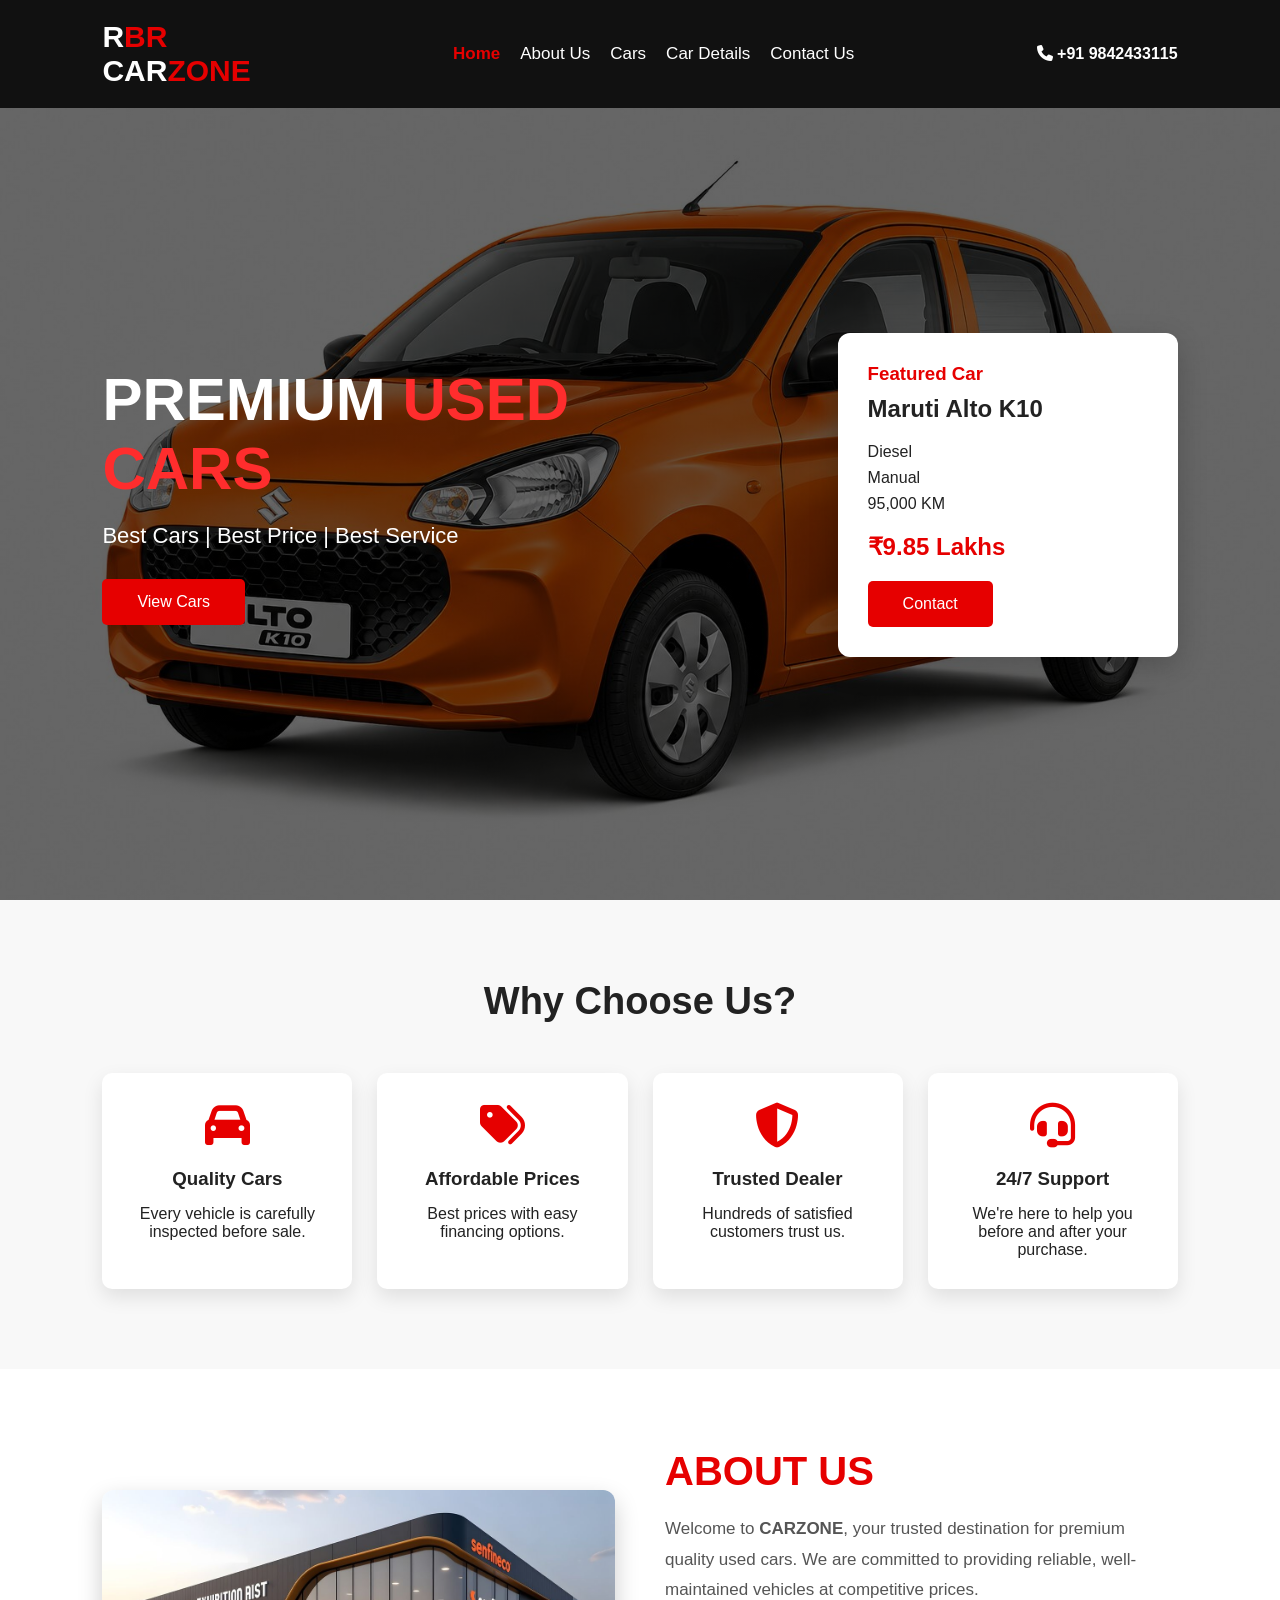
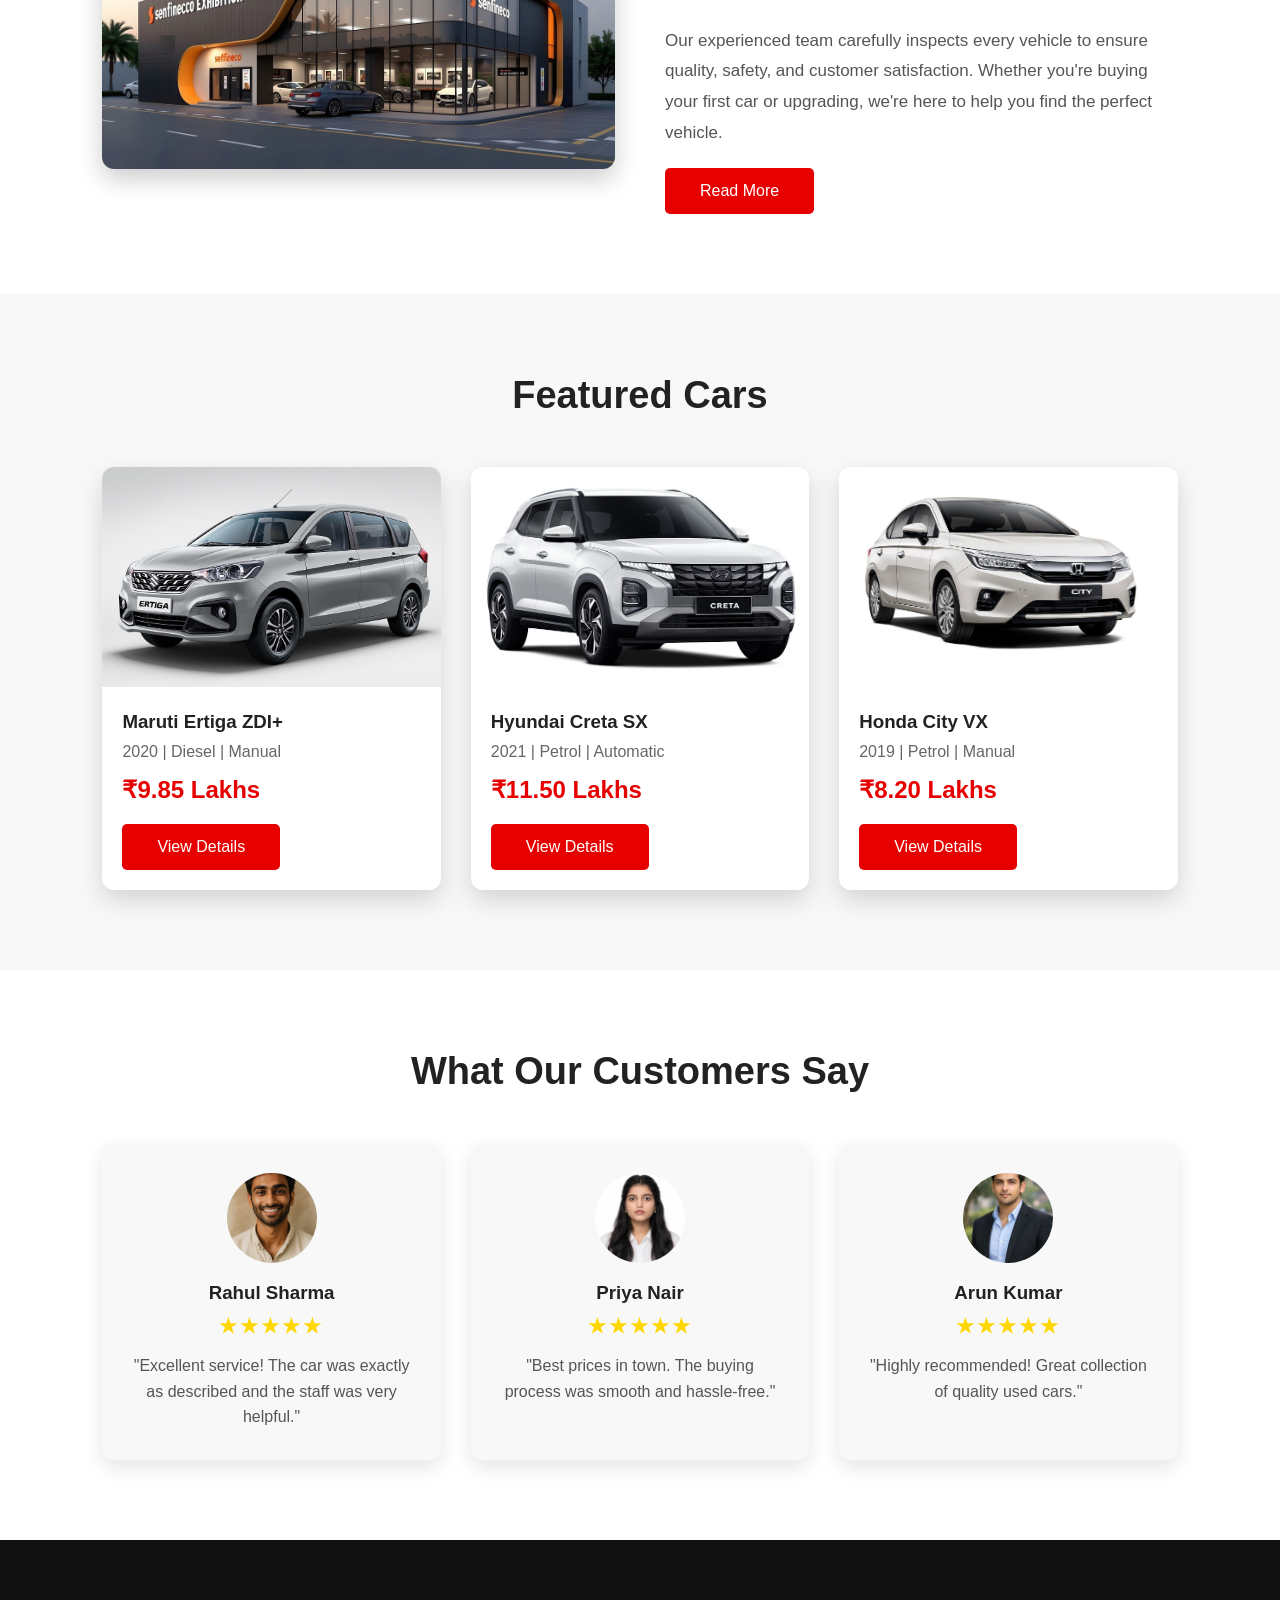
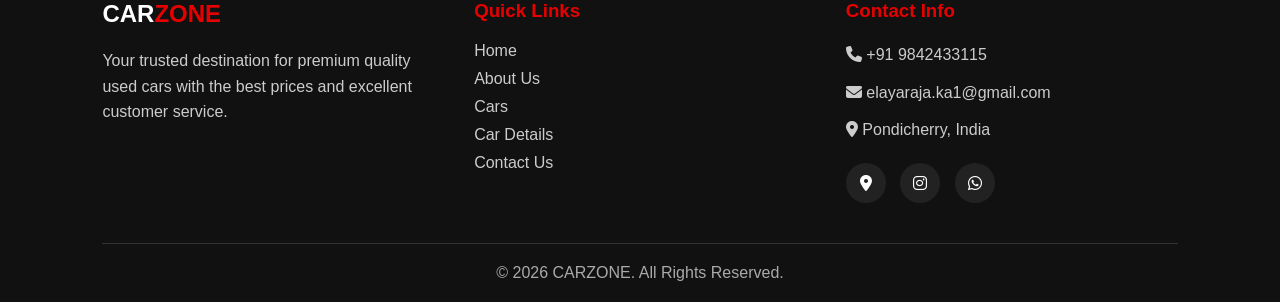
<file: index.html>
<!DOCTYPE html>
<html lang="en">
<head>
<meta charset="UTF-8">
<meta name="viewport" content="width=device-width, initial-scale=1.0">
<title>CARZONE</title>
<link rel="icon" type="image/jpg" href="logo.jpg">
<link rel="stylesheet" href="style.css">

<!-- Font Awesome -->
<link rel="stylesheet"
href="https://cdnjs.cloudflare.com/ajax/libs/font-awesome/6.5.2/css/all.min.css">
</head>

<body>

<header>

<div class="logo">
<h2>R<span>BR</span></h2>
<h2>CAR<span>ZONE</span></h2>
</div>

<nav>
<ul>
<li><a href="index.html" class="active">Home</a></li>
<li><a href="about.html">About Us</a></li>
<li><a href="cars.html">Cars</a></li>
<li><a href="car -details.html">Car Details</a></li>
<li><a href="contact.html">Contact Us</a></li>
</ul>
</nav>

<div class="phone">
<i class="fa-solid fa-phone"></i>
+91 9842433115
</div>

</header>

<section class="hero">

<div class="hero-text">

<h1>PREMIUM <span>USED CARS</span></h1>

<p>Best Cars | Best Price | Best Service</p>

<a href="cars.html" class="btn">View Cars</a>

</div>

<div class="car-card">

<h3>Featured Car</h3>

<h2>Maruti Alto K10</h2>

<p>Diesel</p>
<p>Manual</p>
<p>95,000 KM</p>

<h1>₹9.85 Lakhs</h1>

<a href="contact.html" class="btn">Contact</a>

</div>

</section>

<section class="features">

    <h2 class="section-title">Why Choose Us?</h2>

    <div class="feature-container">

        <div class="box">
            <i class="fa-solid fa-car"></i>
            <h3>Quality Cars</h3>
            <p>Every vehicle is carefully inspected before sale.</p>
        </div>

        <div class="box">
            <i class="fa-solid fa-tags"></i>
            <h3>Affordable Prices</h3>
            <p>Best prices with easy financing options.</p>
        </div>

        <div class="box">
            <i class="fa-solid fa-shield-halved"></i>
            <h3>Trusted Dealer</h3>
            <p>Hundreds of satisfied customers trust us.</p>
        </div>

        <div class="box">
            <i class="fa-solid fa-headset"></i>
            <h3>24/7 Support</h3>
            <p>We're here to help you before and after your purchase.</p>
        </div>

    </div>

</section>

<section class="about">

    <div class="about-image">
        <img src="showroom.jpg" alt="Showroom">
    </div>

    <div class="about-content">

        <h2>ABOUT US</h2>

        <p>
            Welcome to <strong>CARZONE</strong>, your trusted destination for
            premium quality used cars. We are committed to providing reliable,
            well-maintained vehicles at competitive prices.
        </p>

        <p>
            Our experienced team carefully inspects every vehicle to ensure
            quality, safety, and customer satisfaction. Whether you're buying
            your first car or upgrading, we're here to help you find the
            perfect vehicle.
        </p>

        <a href="about.html" class="btn">Read More</a>

    </div>

</section>

<section class="featured-cars">

    <h2 class="section-title">Featured Cars</h2>

    <div class="car-container">

        <div class="car-box">
            <img src="car1.jpeg" alt="Maruti Ertiga ZDI+">
            <div class="car-info">
                <h3>Maruti Ertiga ZDI+</h3>
                <p>2020 | Diesel | Manual</p>
                <h4>₹9.85 Lakhs</h4>
                <a href="car -details.html" class="btn">View Details</a>
            </div>
        </div>

        <div class="car-box">
            <img src="car2.jpg" alt="Hyundai Creta SX">
            <div class="car-info">
                <h3>Hyundai Creta SX</h3>
                <p>2021 | Petrol | Automatic</p>
                <h4>₹11.50 Lakhs</h4>
                <a href="car -details.html" class="btn">View Details</a>
            </div>
        </div>

        <div class="car-box">
            <img src="car3.jpeg" alt="Honda City VX">
            <div class="car-info">
                <h3>Honda City VX</h3>
                <p>2019 | Petrol | Manual</p>
                <h4>₹8.20 Lakhs</h4>
                <a href="car -details.html" class="btn">View Details</a>
            </div>
        </div>

    </div>

</section>

<section class="reviews">

    <h2 class="section-title">What Our Customers Say</h2>

    <div class="review-container">

        <div class="review">
            <img src="user1.jpg" alt="Customer">
            <h3>Rahul Sharma</h3>
            <div class="stars">★★★★★</div>
            <p>"Excellent service! The car was exactly as described and the staff was very helpful."</p>
        </div>

        <div class="review">
            <img src="user2.jpg" alt="Customer">
            <h3>Priya Nair</h3>
            <div class="stars">★★★★★</div>
            <p>"Best prices in town. The buying process was smooth and hassle-free."</p>
        </div>

        <div class="review">
            <img src="user3.jpg" alt="Customer">
            <h3>Arun Kumar</h3>
            <div class="stars">★★★★★</div>
            <p>"Highly recommended! Great collection of quality used cars."</p>
        </div>

    </div>

</section>

<footer class="footer">

    <div class="footer-container">

        <div class="footer-box">
            <h2>CAR<span>ZONE</span></h2>
            <p>
                Your trusted destination for premium quality used cars
                with the best prices and excellent customer service.
            </p>
        </div>

        <div class="footer-box">
            <h3>Quick Links</h3>
            <ul>
                <li><a href="index.html" class="active">Home</a></li>
                <li><a href="about.html">About Us</a></li>
                <li><a href="cars.html">Cars</a></li>
                <li><a href="car -details.html">Car Details</a></li>
                <li><a href="contact.html">Contact Us</a></li>
            </ul>
        </div>

        <div class="footer-box">
            <h3>Contact Info</h3>
            <p><i class="fa-solid fa-phone"></i> +91 9842433115</p>
            <p><i class="fa-solid fa-envelope"></i> elayaraja.ka1@gmail.com</p>
            <p><i class="fa-solid fa-location-dot"></i> Pondicherry, India</p>

            <div class="social-icons">
                <a href="https://maps.app.goo.gl/df4e2etAbqpCkamU9?g_st=ac" target="_blank"><i class="fas fa-location-dot"></i></a>
                <a href="https://www.instagram.com/rbr_cars_pondy?igsh=MWV0d29mZHdsMzRxeQ==" target="_blank"><i class="fab fa-instagram"></i></a>
                <a href="https://wa.me/919842433115" target="_blank"><i class="fab fa-whatsapp"></i></a>
            </div>
        </div>

    </div>

    <div class="footer-bottom">
        <p>©️ 2026 CARZONE. All Rights Reserved.</p>
    </div>

</footer>

</body>
</html>
</file>
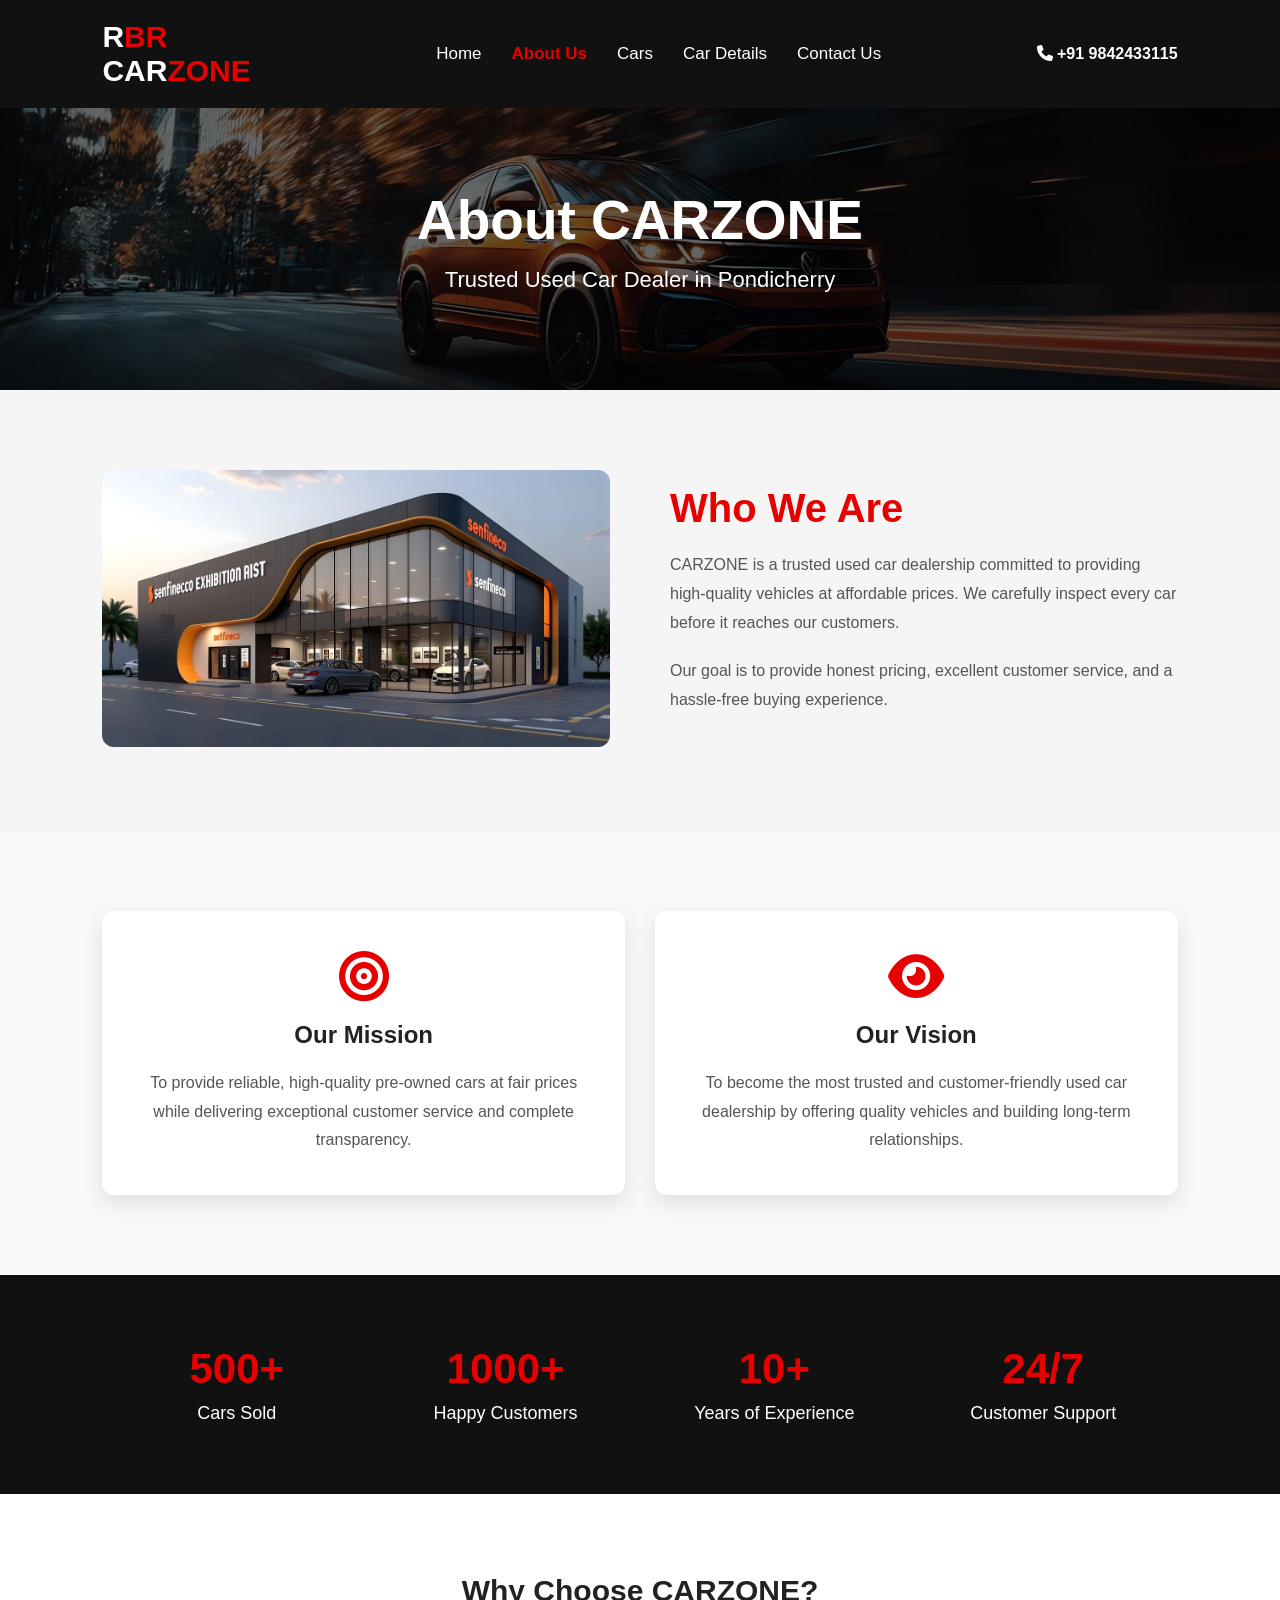
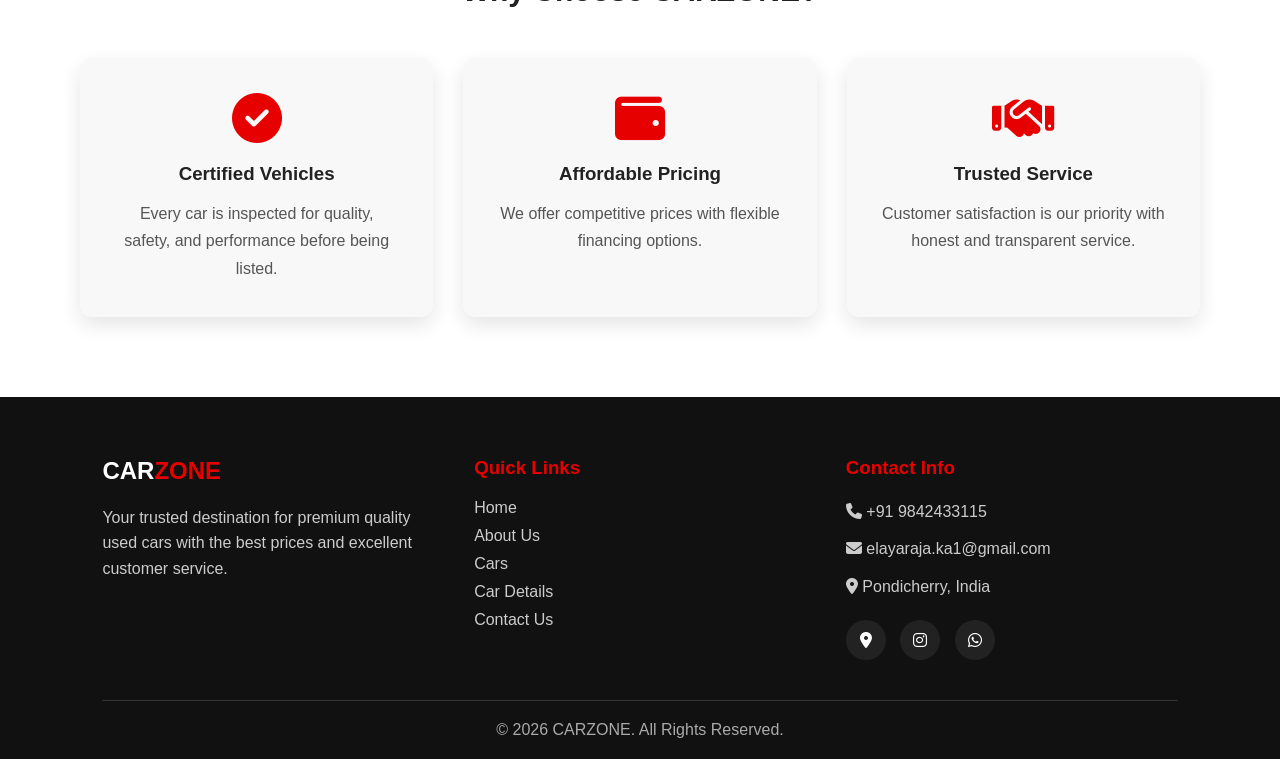
<file: about.html>
<!DOCTYPE html>
<html lang="en">

<head>
    <meta charset="UTF-8">
    <meta name="viewport" content="width=device-width, initial-scale=1.0">
    <title>About Us - CARZONE</title>
    <link rel="icon" type="image/jpg" href="logo.jpg">
    <link rel="stylesheet" href="style2.css">

    <link rel="stylesheet"
        href="https://cdnjs.cloudflare.com/ajax/libs/font-awesome/6.5.2/css/all.min.css">
</head>

<body>

<header>

<div class="logo">
<h2>R<span>BR</span></h2>
<h2>CAR<span>ZONE</span></h2>
</div>

<nav>
<ul>
<li><a href="index.html">Home</a></li>
<li><a href="about.html" class="active">About Us</a></li>
<li><a href="cars.html">Cars</a></li>
<li><a href="car -details.html">Car Details</a></li>
<li><a href="contact.html">Contact Us</a></li>
</ul>
</nav>

<div class="phone">
<i class="fa-solid fa-phone"></i>
+91 9842433115
</div>

</header>

<section class="about-banner">

    <h1>About CARZONE</h1>

    <p>Trusted Used Car Dealer in Pondicherry</p>

</section>

<section class="about-page">

    <div class="about-image">

        <img src="showroom.jpg" alt="Showroom">

    </div>

    <div class="about-content">

        <h2>Who We Are</h2>

        <p>
            CARZONE is a trusted used car dealership committed to
            providing high-quality vehicles at affordable prices.
            We carefully inspect every car before it reaches our customers.
        </p>

        <p>
            Our goal is to provide honest pricing, excellent customer
            service, and a hassle-free buying experience.
        </p>

    </div>

</section>

<section class="mission-vision">

    <div class="mission-box">
        <i class="fas fa-bullseye"></i>
        <h2>Our Mission</h2>
        <p>
            To provide reliable, high-quality pre-owned cars at fair prices while delivering exceptional customer service and complete transparency.
        </p>
    </div>

    <div class="mission-box">
        <i class="fas fa-eye"></i>
        <h2>Our Vision</h2>
        <p>
            To become the most trusted and customer-friendly used car dealership by offering quality vehicles and building long-term relationships.
        </p>
    </div>

</section>

<section class="stats">

    <div class="stat-box">
        <h2>500+</h2>
        <p>Cars Sold</p>
    </div>

    <div class="stat-box">
        <h2>1000+</h2>
        <p>Happy Customers</p>
    </div>

    <div class="stat-box">
        <h2>10+</h2>
        <p>Years of Experience</p>
    </div>

    <div class="stat-box">
        <h2>24/7</h2>
        <p>Customer Support</p>
    </div>

</section>

<section class="why-carzone">

    <h2 class="section-title">Why Choose CARZONE?</h2>

    <div class="why-container">

        <div class="why-box">
            <i class="fas fa-check-circle"></i>
            <h3>Certified Vehicles</h3>
            <p>Every car is inspected for quality, safety, and performance before being listed.</p>
        </div>

        <div class="why-box">
            <i class="fas fa-wallet"></i>
            <h3>Affordable Pricing</h3>
            <p>We offer competitive prices with flexible financing options.</p>
        </div>

        <div class="why-box">
            <i class="fas fa-handshake"></i>
            <h3>Trusted Service</h3>
            <p>Customer satisfaction is our priority with honest and transparent service.</p>
        </div>

    </div>

</section>

<footer class="footer">

    <div class="footer-container">

        <div class="footer-box">
            <h2>CAR<span>ZONE</span></h2>
            <p>
                Your trusted destination for premium quality used cars
                with the best prices and excellent customer service.
            </p>
        </div>

        <div class="footer-box">
            <h3>Quick Links</h3>
            <ul>
                <li><a href="index.html">Home</a></li>
                <li><a href="about.html" class="active">About Us</a></li>
                <li><a href="cars.html" >Cars</a></li>
                <li><a href="car -details.html">Car Details</a></li>
                <li><a href="contact.html">Contact Us</a></li>
            </ul>
        </div>

        <div class="footer-box">
            <h3>Contact Info</h3>
            <p><i class="fa-solid fa-phone"></i> +91 9842433115</p>
            <p><i class="fa-solid fa-envelope"></i> elayaraja.ka1@gmail.com</p>
            <p><i class="fa-solid fa-location-dot"></i> Pondicherry, India</p>

            <div class="social-icons">
                <a href="https://maps.app.goo.gl/df4e2etAbqpCkamU9?g_st=ac" target="_blank"><i class="fas fa-location-dot"></i></a>
                <a href="https://www.instagram.com/rbr_cars_pondy?igsh=MWV0d29mZHdsMzRxeQ==" target="_blank"><i class="fab fa-instagram"></i></a>
                <a href="https://wa.me/919842433115" target="_blank"><i class="fab fa-whatsapp"></i></a>
                
            </div>
        </div>

    </div>

    <div class="footer-bottom">
        <p>©️ 2026 CARZONE. All Rights Reserved.</p>
    </div>

</footer>


</body>
</html>
</file>
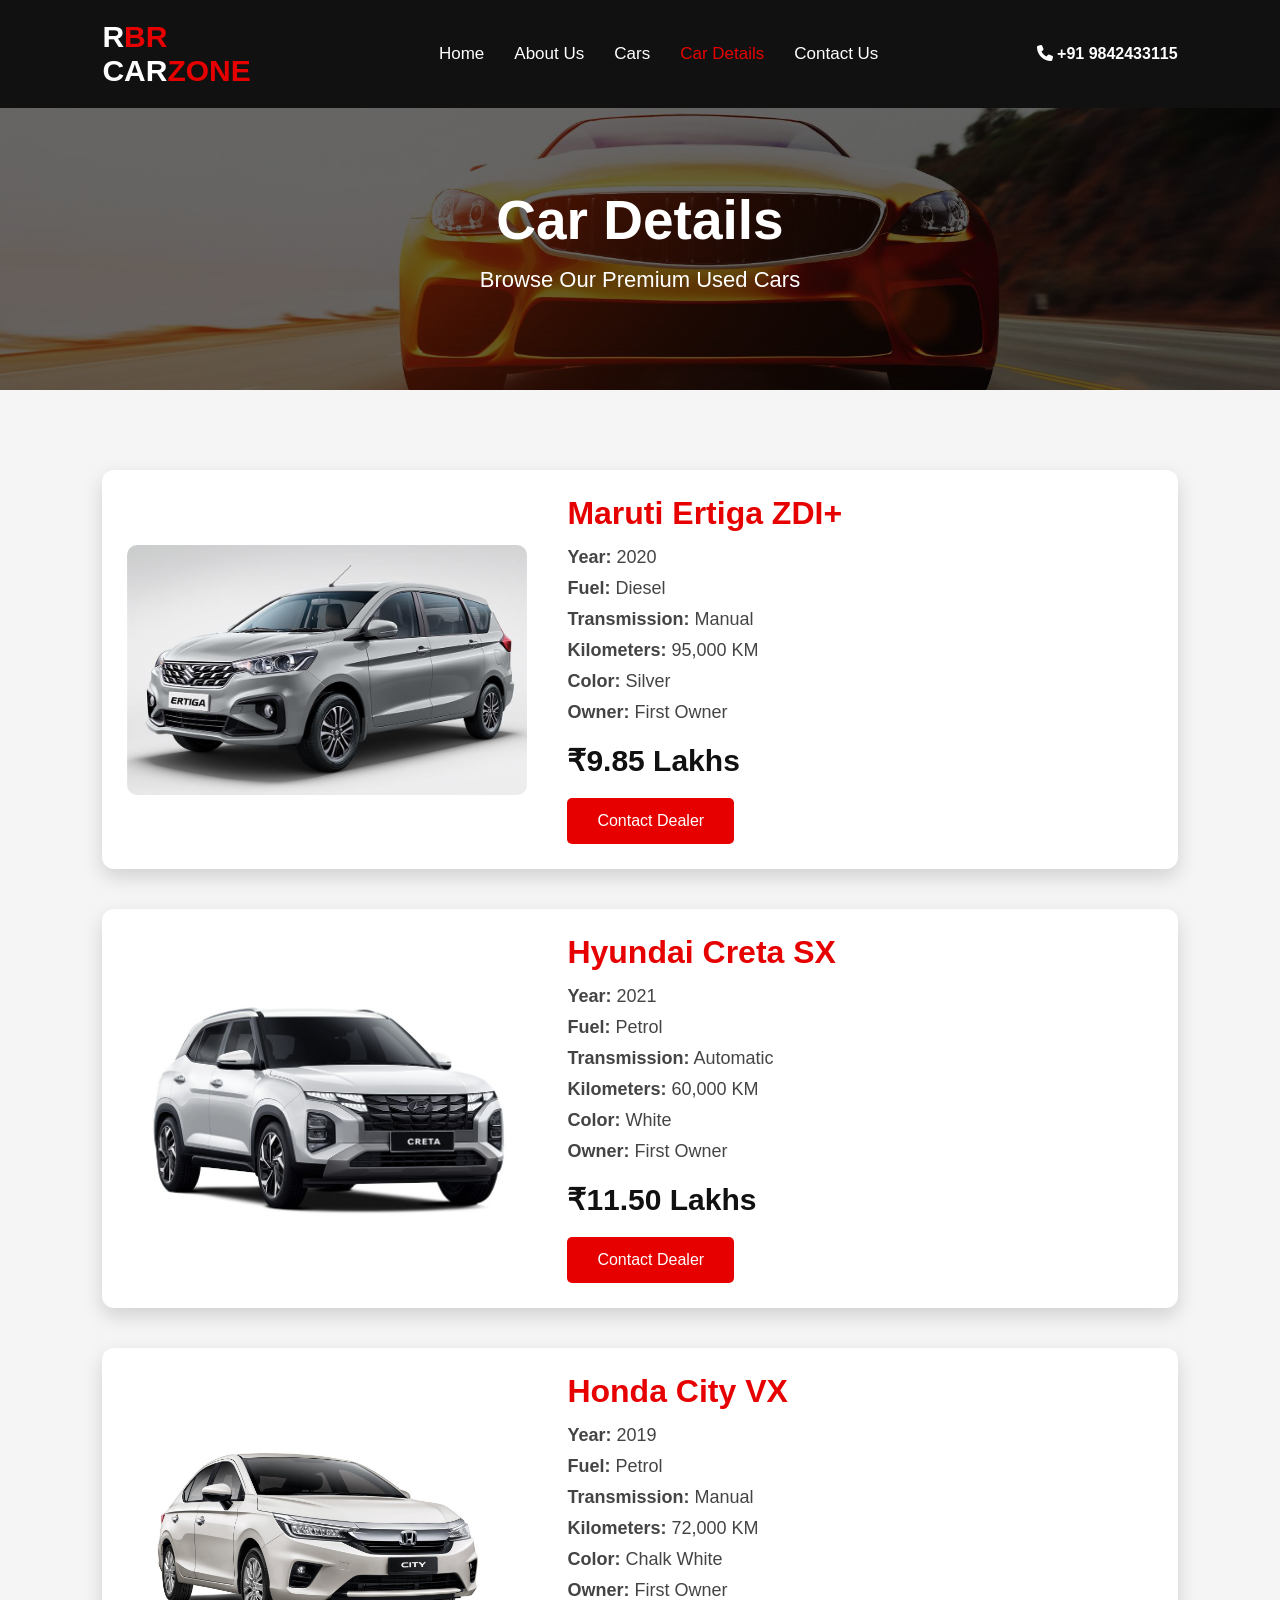
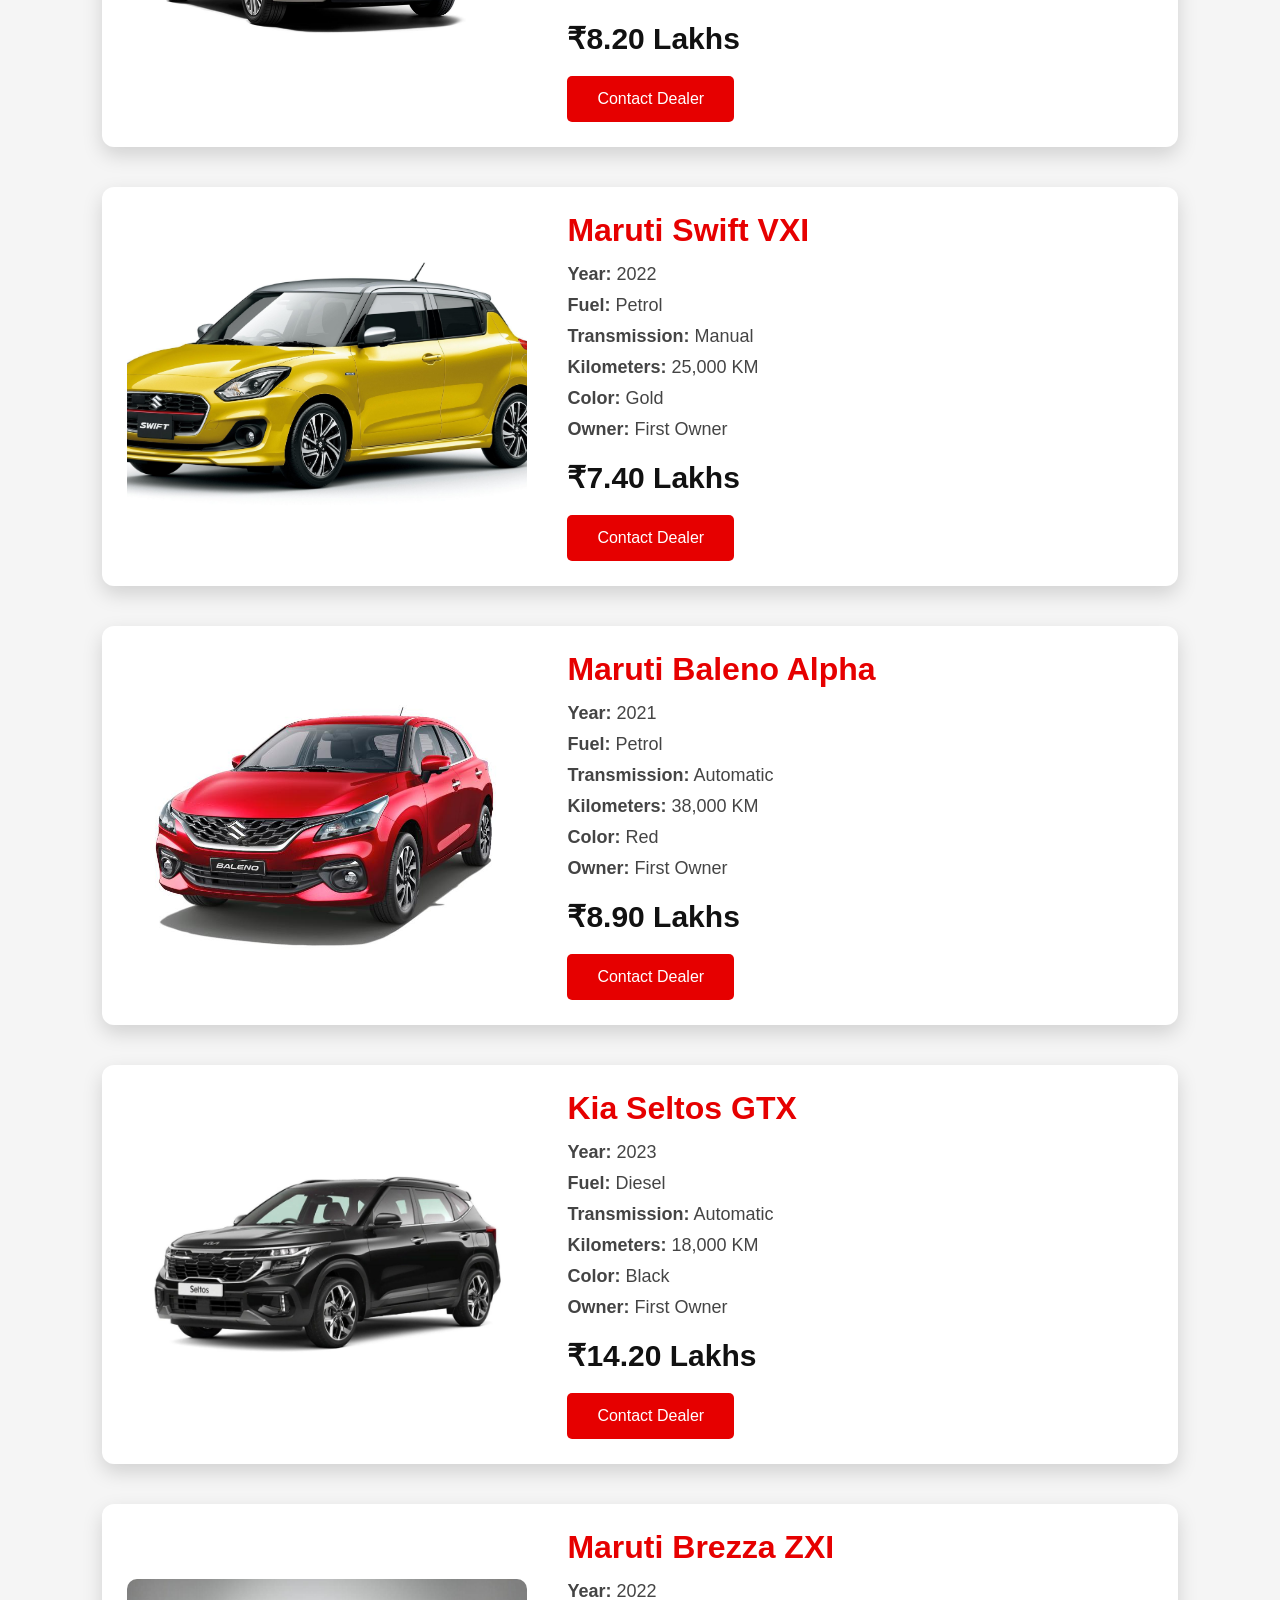
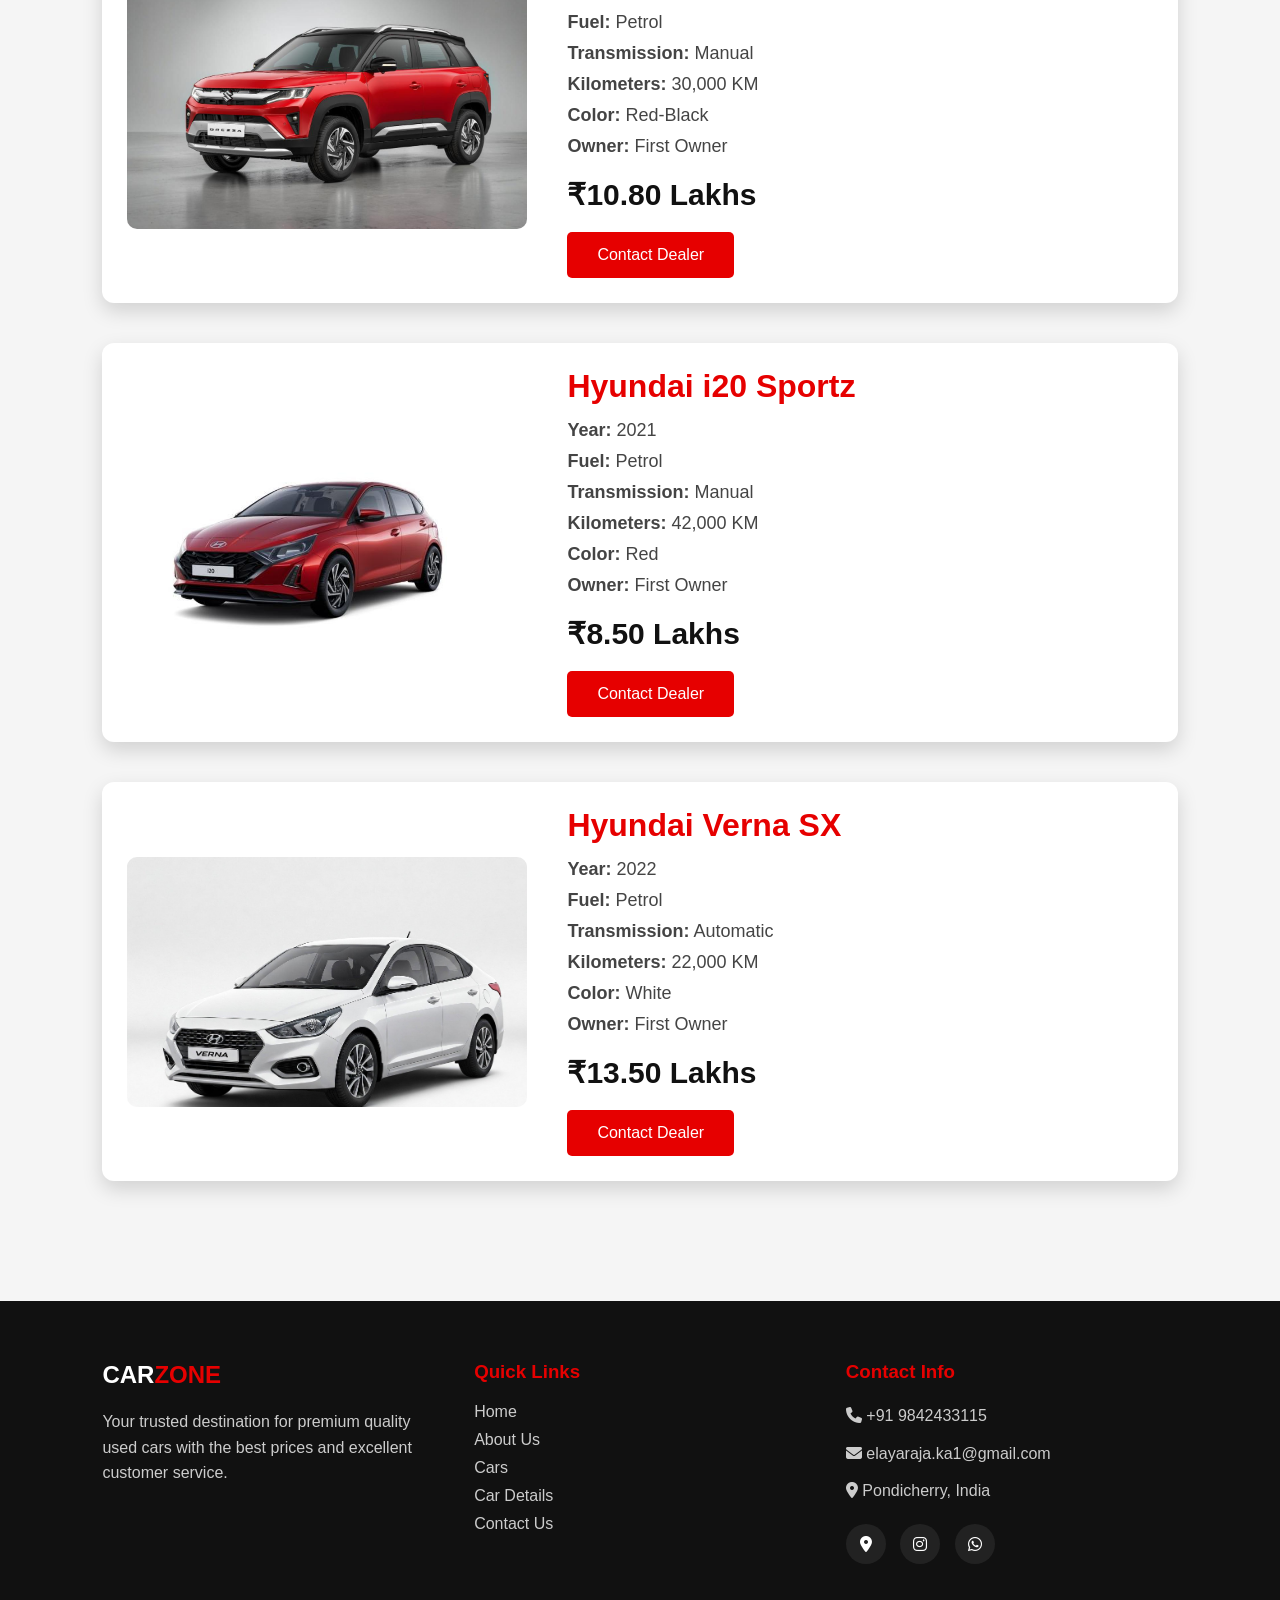
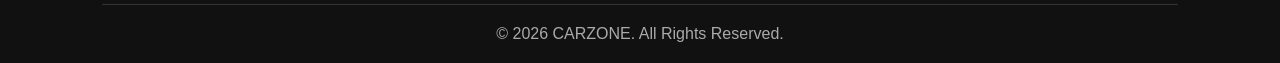
<file: car -details.html>
<!DOCTYPE html>
<html lang="en">
<head>
<meta charset="UTF-8">
<meta name="viewport" content="width=device-width, initial-scale=1.0">
<title>Car Details - CARZONE</title>
<link rel="icon" type="image/jpg" href="logo.jpg">
<link rel="stylesheet" href="style4.css">

<link rel="stylesheet"
href="https://cdnjs.cloudflare.com/ajax/libs/font-awesome/6.5.2/css/all.min.css">

</head>

<body>

<header>

<div class="logo">
<h2>R<span>BR</span></h2>
<h2>CAR<span>ZONE</span></h2>
</div>

<nav>
<ul>
<li><a href="index.html">Home</a></li>
<li><a href="about.html">About Us</a></li>
<li><a href="cars.html">Cars</a></li>
<li><a href="car -details.html" class="active">Car Details</a></li>
<li><a href="contact.html">Contact Us</a></li>
</ul>
</nav>

<div class="phone">
<i class="fa-solid fa-phone"></i>
+91 9842433115
</div>

</header>

<section class="details-banner">

    <h1>Car Details</h1>
    <p>Browse Our Premium Used Cars</p>

</section>

<section class="all-cars">

    <!-- Car 1 -->
    <div class="car-detail-card">

        <img src="car1.jpeg" alt="Maruti Ertiga">

        <div class="car-detail-info">

            <h2>Maruti Ertiga ZDI+</h2>

            <p><strong>Year:</strong> 2020</p>
            <p><strong>Fuel:</strong> Diesel</p>
            <p><strong>Transmission:</strong> Manual</p>
            <p><strong>Kilometers:</strong> 95,000 KM</p>
            <p><strong>Color:</strong> Silver</p>
            <p><strong>Owner:</strong> First Owner</p>

            <h3>₹9.85 Lakhs</h3>

            <a href="contact.html" class="btn">Contact Dealer</a>

        </div>

    </div>

    <!-- Car 2 -->
    <div class="car-detail-card">

        <img src="car2.jpg" alt="Hyundai Creta">

        <div class="car-detail-info">

            <h2>Hyundai Creta SX</h2>

            <p><strong>Year:</strong> 2021</p>
            <p><strong>Fuel:</strong> Petrol</p>
            <p><strong>Transmission:</strong> Automatic</p>
            <p><strong>Kilometers:</strong> 60,000 KM</p>
            <p><strong>Color:</strong> White</p>
            <p><strong>Owner:</strong> First Owner</p>

            <h3>₹11.50 Lakhs</h3>

            <a href="contact.html" class="btn">Contact Dealer</a>

        </div>

    </div>

    <!-- Car 3 -->
    <div class="car-detail-card">

        <img src="car3.jpeg" alt="Honda City">

        <div class="car-detail-info">

            <h2>Honda City VX</h2>

            <p><strong>Year:</strong> 2019</p>
            <p><strong>Fuel:</strong> Petrol</p>
            <p><strong>Transmission:</strong> Manual</p>
            <p><strong>Kilometers:</strong> 72,000 KM</p>
            <p><strong>Color:</strong> Chalk White</p>
            <p><strong>Owner:</strong> First Owner</p>

            <h3>₹8.20 Lakhs</h3>

            <a href="contact.html" class="btn">Contact Dealer</a>

        </div>

    </div>

    <!-- Car 4 -->
    <div class="car-detail-card">

        <img src="car4.jpeg" alt="Maruti Swift">

        <div class="car-detail-info">

            <h2>Maruti Swift VXI</h2>

            <p><strong>Year:</strong> 2022</p>
            <p><strong>Fuel:</strong> Petrol</p>
            <p><strong>Transmission:</strong> Manual</p>
            <p><strong>Kilometers:</strong> 25,000 KM</p>
            <p><strong>Color:</strong> Gold</p>
            <p><strong>Owner:</strong> First Owner</p>

            <h3>₹7.40 Lakhs</h3>

            <a href="contact.html" class="btn">Contact Dealer</a>

        </div>

    </div>

    <!-- Car 5 -->
    <div class="car-detail-card">

        <img src="car5.jpeg" alt="Maruti Baleno">

        <div class="car-detail-info">

            <h2>Maruti Baleno Alpha</h2>

            <p><strong>Year:</strong> 2021</p>
            <p><strong>Fuel:</strong> Petrol</p>
            <p><strong>Transmission:</strong> Automatic</p>
            <p><strong>Kilometers:</strong> 38,000 KM</p>
            <p><strong>Color:</strong> Red</p>
            <p><strong>Owner:</strong> First Owner</p>

            <h3>₹8.90 Lakhs</h3>

            <a href="contact.html" class="btn">Contact Dealer</a>

        </div>

    </div>

    <!-- Car 6 -->
    <div class="car-detail-card">

        <img src="car6.jpeg" alt="Kia Seltos">

        <div class="car-detail-info">

            <h2>Kia Seltos GTX</h2>

            <p><strong>Year:</strong> 2023</p>
            <p><strong>Fuel:</strong> Diesel</p>
            <p><strong>Transmission:</strong> Automatic</p>
            <p><strong>Kilometers:</strong> 18,000 KM</p>
            <p><strong>Color:</strong> Black</p>
            <p><strong>Owner:</strong> First Owner</p>

            <h3>₹14.20 Lakhs</h3>

            <a href="contact.html" class="btn">Contact Dealer</a>

        </div>

    </div>

    <!-- Car 7 -->
    <div class="car-detail-card">

        <img src="car7.jpeg" alt="Maruti Brezza">

        <div class="car-detail-info">

            <h2>Maruti Brezza ZXI</h2>

            <p><strong>Year:</strong> 2022</p>
            <p><strong>Fuel:</strong> Petrol</p>
            <p><strong>Transmission:</strong> Manual</p>
            <p><strong>Kilometers:</strong> 30,000 KM</p>
            <p><strong>Color:</strong> Red-Black</p>
            <p><strong>Owner:</strong> First Owner</p>

            <h3>₹10.80 Lakhs</h3>

            <a href="contact.html" class="btn">Contact Dealer</a>

        </div>

    </div>

    <!-- Car 8 -->
    <div class="car-detail-card">

        <img src="car8.jpeg" alt="Hyundai i20">

        <div class="car-detail-info">

            <h2>Hyundai i20 Sportz</h2>

            <p><strong>Year:</strong> 2021</p>
            <p><strong>Fuel:</strong> Petrol</p>
            <p><strong>Transmission:</strong> Manual</p>
            <p><strong>Kilometers:</strong> 42,000 KM</p>
            <p><strong>Color:</strong> Red</p>
            <p><strong>Owner:</strong> First Owner</p>

            <h3>₹8.50 Lakhs</h3>

            <a href="contact.html" class="btn">Contact Dealer</a>

        </div>

    </div>

    <!-- Car 9 -->
    <div class="car-detail-card">

        <img src="car9.jpeg" alt="Hyundai Verna">

        <div class="car-detail-info">

            <h2>Hyundai Verna SX</h2>

            <p><strong>Year:</strong> 2022</p>
            <p><strong>Fuel:</strong> Petrol</p>
            <p><strong>Transmission:</strong> Automatic</p>
            <p><strong>Kilometers:</strong> 22,000 KM</p>
            <p><strong>Color:</strong> White</p>
            <p><strong>Owner:</strong> First Owner</p>

            <h3>₹13.50 Lakhs</h3>

            <a href="contact.html" class="btn">Contact Dealer</a>

        </div>

    </div>
</section>

<footer class="footer">

    <div class="footer-container">

        <div class="footer-box">
            <h2>CAR<span>ZONE</span></h2>
            <p>
                Your trusted destination for premium quality used cars
                with the best prices and excellent customer service.
            </p>
        </div>

        <div class="footer-box">
            <h3>Quick Links</h3>
            <ul>
                <li><a href="index.html">Home</a></li>
                <li><a href="about.html">About Us</a></li>
                <li><a href="cars.html">Cars</a></li>
                <li><a href="car -details.html" class="active">Car Details</a></li>
                <li><a href="contact.html">Contact Us</a></li>
            </ul>
        </div>

        <div class="footer-box">
            <h3>Contact Info</h3>
            <p><i class="fa-solid fa-phone"></i> +91 9842433115</p>
            <p><i class="fa-solid fa-envelope"></i> elayaraja.ka1@gmail.com</p>
            <p><i class="fa-solid fa-location-dot"></i> Pondicherry, India</p>

            <div class="social-icons">
                <a href="https://maps.app.goo.gl/df4e2etAbqpCkamU9?g_st=ac" target="_blank"><i class="fas fa-location-dot"></i></a>
                <a href="https://www.instagram.com/rbr_cars_pondy?igsh=MWV0d29mZHdsMzRxeQ==" target="_blank"><i class="fab fa-instagram"></i></a>
                <a href="https://wa.me/919842433115" target="_blank"><i class="fab fa-whatsapp"></i></a>
                
            </div>
        </div>

    </div>

    <div class="footer-bottom">
        <p>©️ 2026 CARZONE. All Rights Reserved.</p>
    </div>

</footer>

</body>
</html>
</file>
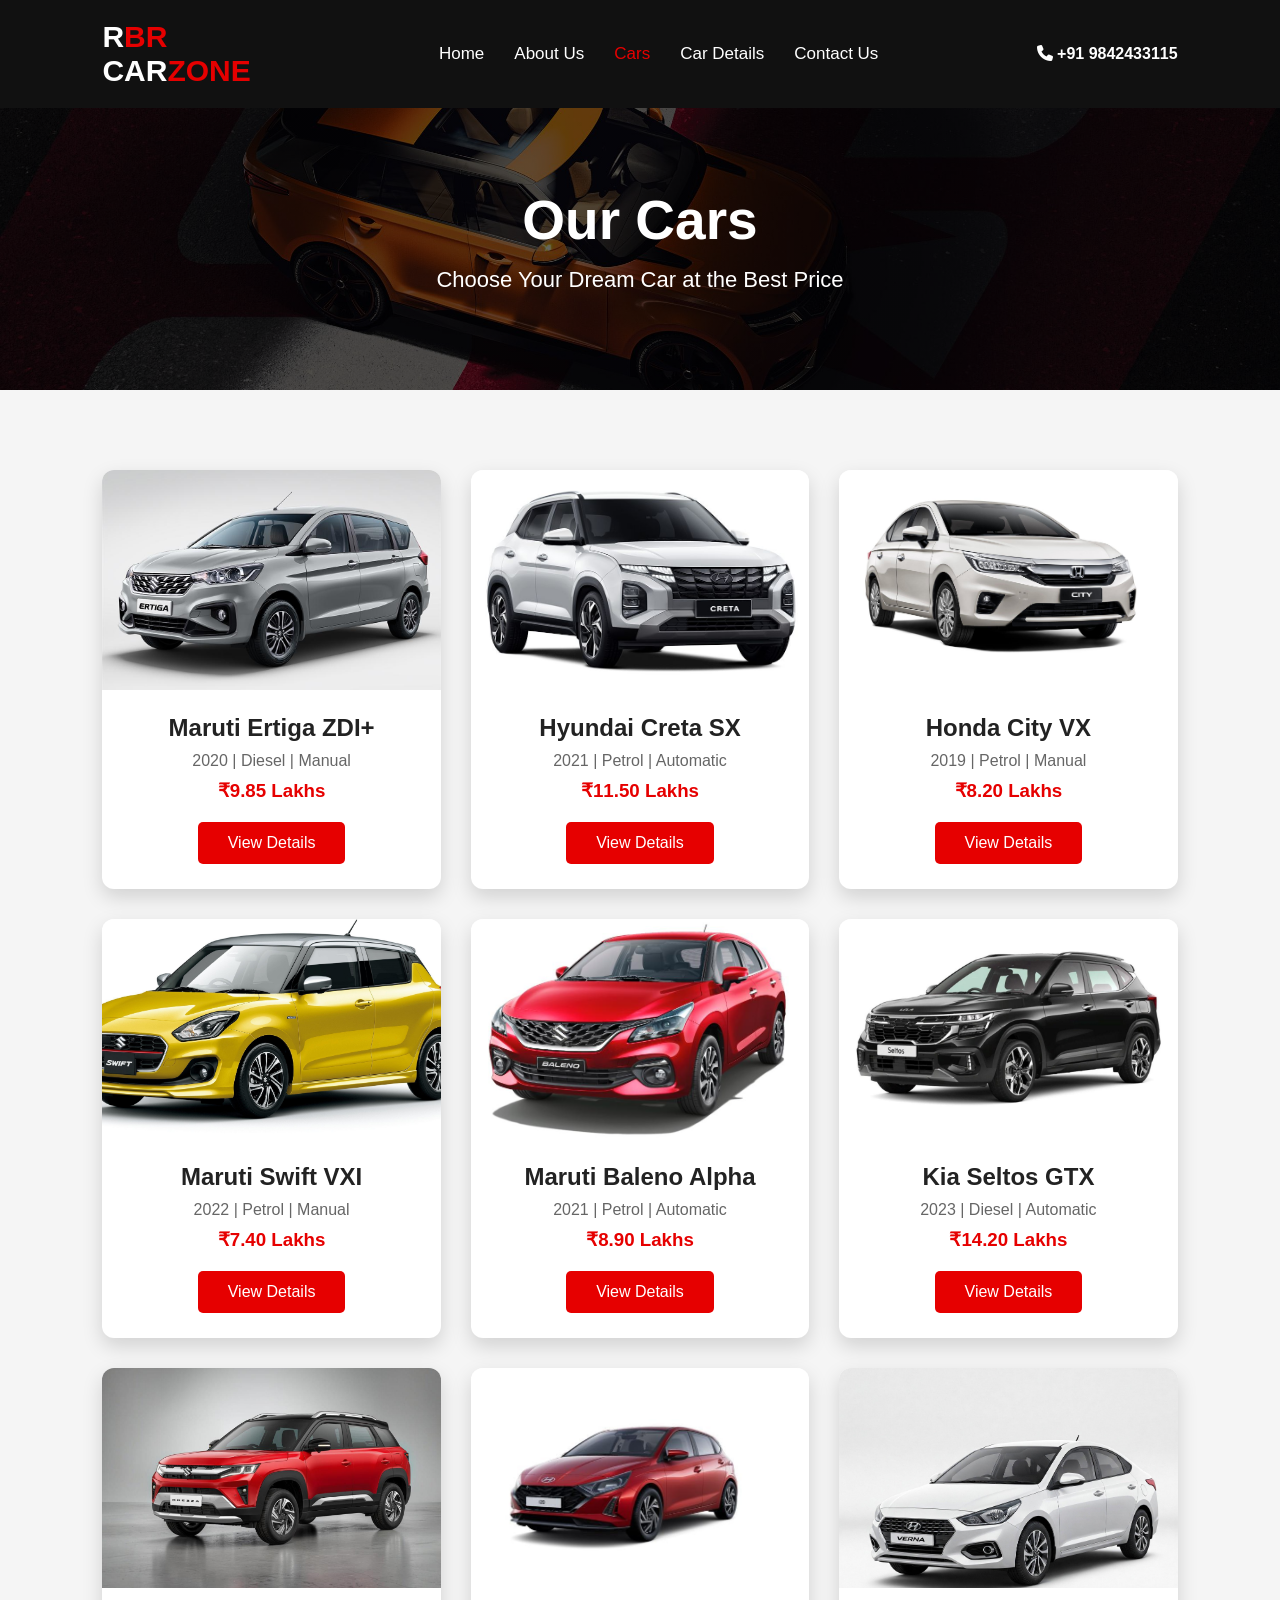
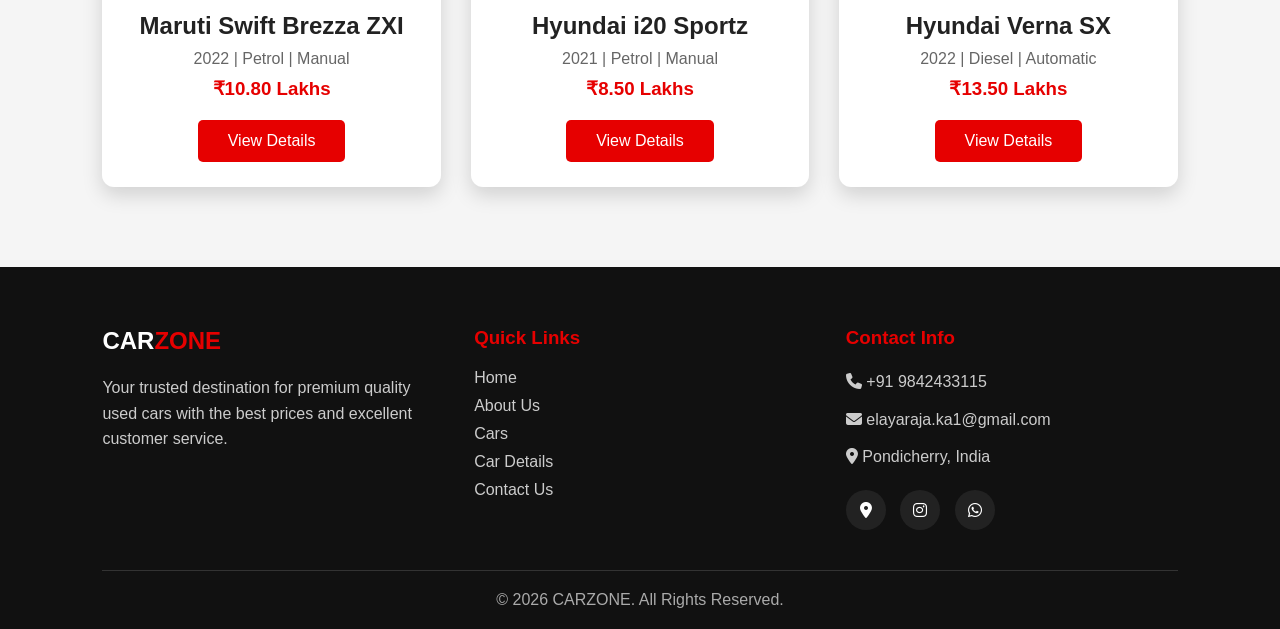
<file: cars.html>
<!DOCTYPE html>
<html lang="en">
<head>
    <meta charset="UTF-8">
    <meta name="viewport" content="width=device-width, initial-scale=1.0">
    <title>Cars - CARZONE</title>
    <link rel="icon" type="image/jpg" href="logo.jpg">
    <link rel="stylesheet" href="style3.css">

    <link rel="stylesheet"
    href="https://cdnjs.cloudflare.com/ajax/libs/font-awesome/6.5.2/css/all.min.css">
</head>

<body>

<header>

<div class="logo">
<h2>R<span>BR</span></h2>
<h2>CAR<span>ZONE</span></h2>
</div>

<nav>
<ul>
<li><a href="index.html">Home</a></li>
<li><a href="about.html">About Us</a></li>
<li><a href="cars.html" class="active">Cars</a></li>
<li><a href="car -details.html">Car Details</a></li>
<li><a href="contact.html">Contact Us</a></li>
</ul>
</nav>

<div class="phone">
<i class="fa-solid fa-phone"></i>
+91 9842433115
</div>

</header>

<section class="cars-banner">

    <h1>Our Cars</h1>

    <p>Choose Your Dream Car at the Best Price</p>

</section>

<section class="cars-section">

    <div class="car-card">

        <img src="car1.jpeg" alt="Maruti Ertiga ZDI+">

        <h2>Maruti Ertiga ZDI+</h2>

        <p>2020 | Diesel | Manual</p>

        <h3>₹9.85 Lakhs</h3>

        <a href="car -details.html" class="btn">View Details</a>

    </div>

    <div class="car-card">

        <img src="car2.jpg" alt="Hyundai Creta SX">

        <h2>Hyundai Creta SX</h2>

        <p>2021 | Petrol | Automatic</p>

        <h3>₹11.50 Lakhs</h3>

        <a href="car -details.html" class="btn">View Details</a>

    </div>

    <div class="car-card">

        <img src="car3.jpeg" alt="Honda City VX">

        <h2>Honda City VX</h2>

        <p>2019 | Petrol | Manual</p>

        <h3>₹8.20 Lakhs</h3>

        <a href="car -details.html" class="btn">View Details</a>

    </div>

    <div class="car-card">

        <img src="car4.jpeg" alt="Maruti Swift VXI">

        <h2>Maruti Swift VXI</h2>

        <p>2022 | Petrol | Manual</p>

        <h3>₹7.40 Lakhs</h3>

        <a href="car -details.html" class="btn">View Details</a>

    </div>

    <div class="car-card">

        <img src="car5.jpeg" alt="Maruti Baleno Alpha">

        <h2>Maruti Baleno Alpha</h2>

        <p>2021 | Petrol | Automatic</p>

        <h3>₹8.90 Lakhs</h3>

        <a href="car -details.html" class="btn">View Details</a>

    </div>

    <div class="car-card">

        <img src="car6.jpeg" alt="Kia Seltos GTX">

        <h2>Kia Seltos GTX</h2>

        <p>2023 | Diesel | Automatic</p>

        <h3>₹14.20 Lakhs</h3>

        <a href="car -details.html" class="btn">View Details</a>

    </div>

    <div class="car-card">

        <img src="car7.jpeg" alt="Maruti Brezza ZXI">

        <h2>Maruti Swift Brezza ZXI</h2>

        <p>2022 | Petrol | Manual</p>

        <h3>₹10.80 Lakhs</h3>

        <a href="car -details.html" class="btn">View Details</a>

    </div>

    <div class="car-card">

        <img src="car8.jpeg" alt="Hyundai i20 Sportz">

        <h2>Hyundai i20 Sportz</h2>

        <p>2021 | Petrol | Manual</p>

        <h3>₹8.50 Lakhs</h3>

        <a href="car -details.html" class="btn">View Details</a>

    </div>

    <div class="car-card">

        <img src="car9.jpeg" alt="Hyundai Verna SX">

        <h2>Hyundai Verna SX</h2>

        <p>2022 | Diesel | Automatic</p>

        <h3>₹13.50 Lakhs</h3>

        <a href="car -details.html" class="btn">View Details</a>

    </div>

    


</section>

<footer class="footer">

    <div class="footer-container">

        <div class="footer-box">
            <h2>CAR<span>ZONE</span></h2>
            <p>
                Your trusted destination for premium quality used cars
                with the best prices and excellent customer service.
            </p>
        </div>

        <div class="footer-box">
            <h3>Quick Links</h3>
            <ul>
                <li><a href="index.html">Home</a></li>
                <li><a href="about.html">About Us</a></li>
                <li><a href="cars.html" class="active">Cars</a></li>
                <li><a href="car -details.html">Car Details</a></li>
                <li><a href="contact.html">Contact Us</a></li>
            </ul>
        </div>

        <div class="footer-box">
            <h3>Contact Info</h3>
            <p><i class="fa-solid fa-phone"></i> +91 9842433115</p>
            <p><i class="fa-solid fa-envelope"></i> elayaraja.ka1@gmail.com</p>
            <p><i class="fa-solid fa-location-dot"></i> Pondicherry, India</p>

            <div class="social-icons">
                <a href="https://maps.app.goo.gl/df4e2etAbqpCkamU9?g_st=ac" target="_blank"><i class="fas fa-location-dot"></i></a>
                <a href="https://www.instagram.com/rbr_cars_pondy?igsh=MWV0d29mZHdsMzRxeQ==" target="_blank"><i class="fab fa-instagram"></i></a>
                <a href="https://wa.me/919842433115" target="_blank"><i class="fab fa-whatsapp"></i></a>
            </div>
        </div>

    </div>

    <div class="footer-bottom">
        <p>©️ 2026 CARZONE. All Rights Reserved.</p>
    </div>

</footer>

</body>
</html>
</file>
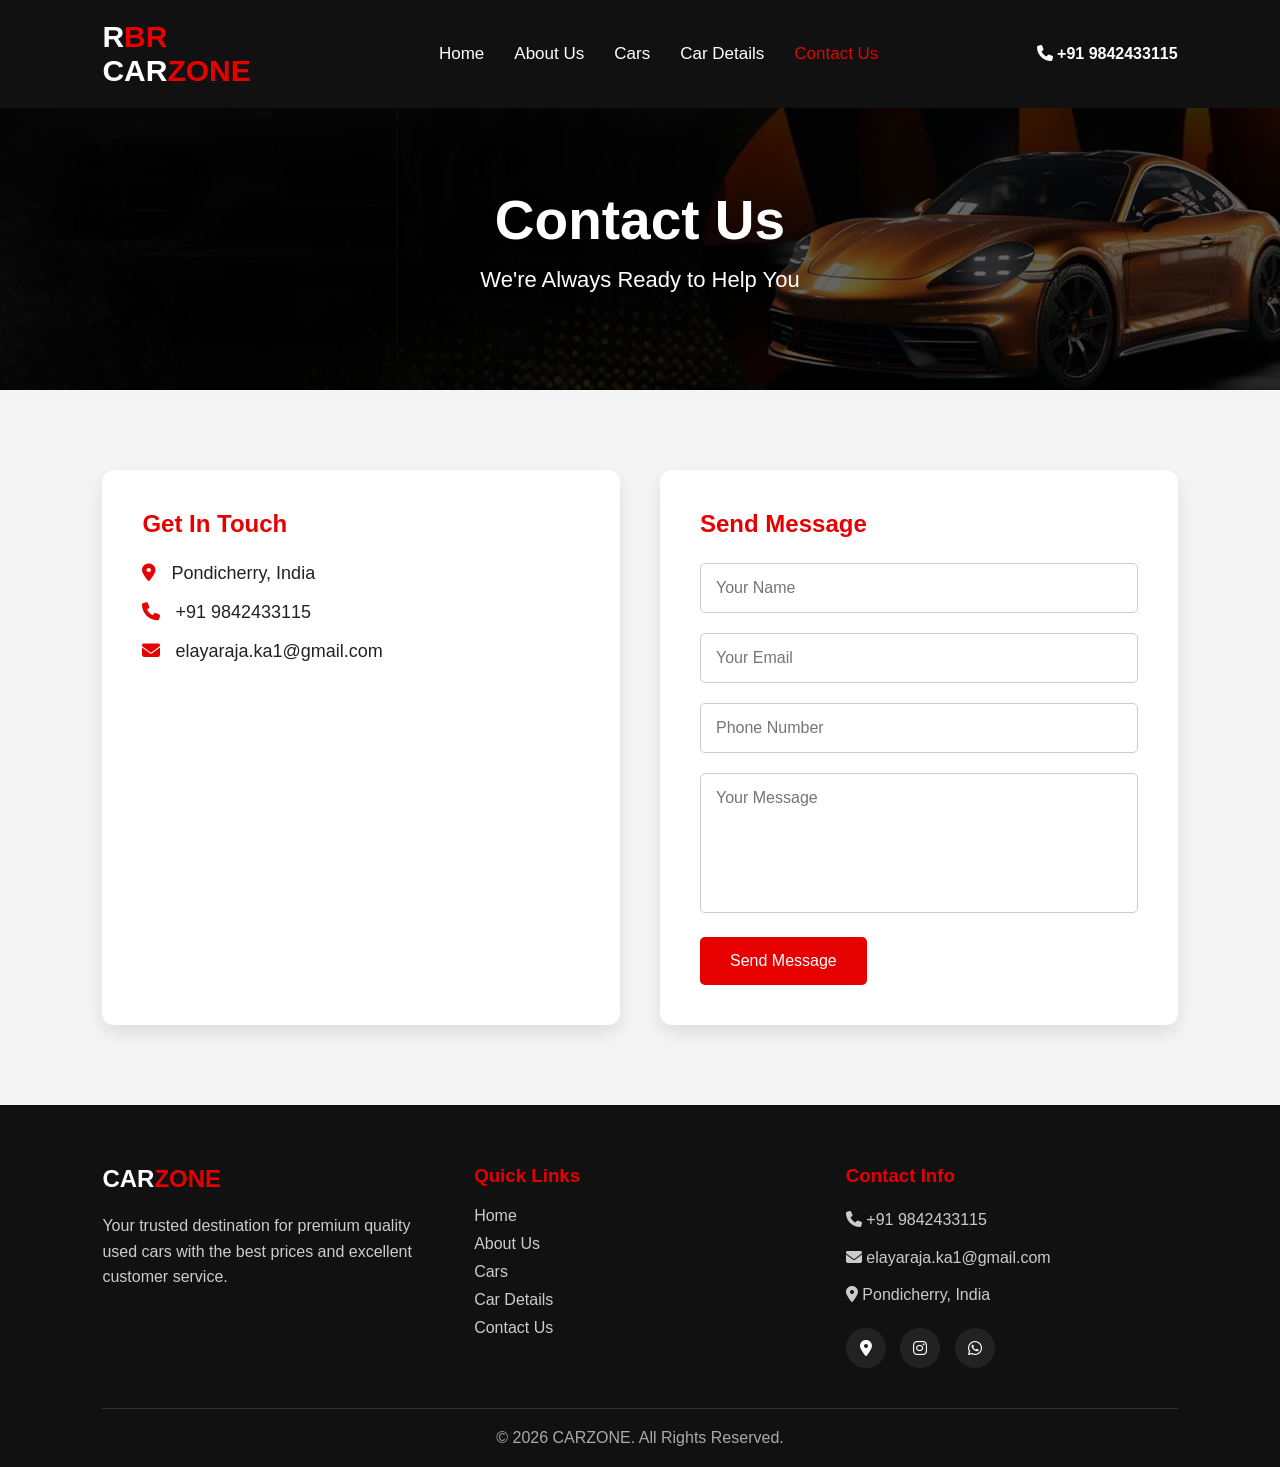
<file: contact.html>
<!DOCTYPE html>
<html lang="en">

<head>

<meta charset="UTF-8">
<meta name="viewport" content="width=device-width, initial-scale=1.0">

<title>Contact Us - CARZONE</title>
<link rel="icon" type="image/jpg" href="logo.jpg">
<link rel="stylesheet" href="style5.css">

<link rel="stylesheet"
href="https://cdnjs.cloudflare.com/ajax/libs/font-awesome/6.5.2/css/all.min.css">

</head>

<body>

<header>

<div class="logo">
<h2>R<span>BR</span></h2>
<h2>CAR<span>ZONE</span></h2>
</div>

<nav>
<ul>
<li><a href="index.html">Home</a></li>
<li><a href="about.html">About Us</a></li>
<li><a href="cars.html">Cars</a></li>
<li><a href="car -details.html">Car Details</a></li>
<li><a href="contact.html" class="active">Contact Us</a></li>
</ul>
</nav>

<div class="phone">
<i class="fa-solid fa-phone"></i>
+91 9842433115
</div>

</header>

<section class="contact-banner">

<h1>Contact Us</h1>

<p>We're Always Ready to Help You</p>

</section>

<section class="contact">

<div class="contact-info">

<h2>Get In Touch</h2>

<p><i class="fas fa-location-dot"></i> Pondicherry, India</p>

<p><i class="fas fa-phone"></i> +91 9842433115</p>

<p><i class="fas fa-envelope"></i> elayaraja.ka1@gmail.com</p>

</div>

<div class="contact-form">

<h2>Send Message</h2>

<form>

<input type="text" placeholder="Your Name" required>

<input type="email" placeholder="Your Email" required>

<input type="tel" placeholder="Phone Number" required>

<textarea rows="6" placeholder="Your Message"></textarea>

<button type="submit" class="btn">Send Message</button>

</form>

</div>

</section>
<footer class="footer">

    <div class="footer-container">

        <div class="footer-box">
            <h2>CAR<span>ZONE</span></h2>
            <p>
                Your trusted destination for premium quality used cars
                with the best prices and excellent customer service.
            </p>
        </div>

        <div class="footer-box">
            <h3>Quick Links</h3>
            <ul>
                <li><a href="index.html">Home</a></li>
                <li><a href="about.html">About Us</a></li>
                <li><a href="cars.html">Cars</a></li>
                <li><a href="car -details.html">Car Details</a></li>
                <li><a href="contact.html" class="active">Contact Us</a></li>
            </ul>
        </div>

        <div class="footer-box">
            <h3>Contact Info</h3>
            <p><i class="fa-solid fa-phone"></i> +91 9842433115</p>
            <p><i class="fa-solid fa-envelope"></i> elayaraja.ka1@gmail.com</p>
            <p><i class="fa-solid fa-location-dot"></i> Pondicherry, India</p>

            <div class="social-icons">
                <a href="https://maps.app.goo.gl/df4e2etAbqpCkamU9?g_st=ac" target="_blank"><i class="fas fa-location-dot"></i></a>
                <a href="https://www.instagram.com/rbr_cars_pondy?igsh=MWV0d29mZHdsMzRxeQ==" target="_blank"><i class="fab fa-instagram"></i></a>
                <a href="https://wa.me/919842433115" target="_blank"><i class="fab fa-whatsapp"></i></a>
            </div>
        </div>

    </div>

    <div class="footer-bottom">
        <p>©️ 2026 CARZONE. All Rights Reserved.</p>
    </div>

</footer>
</body>
</html>
</file>
<file: style.css>
/* Reset */
*{
    margin:0;
    padding:0;
    box-sizing:border-box;
    font-family:Arial, Helvetica, sans-serif;
}

body{
    background:#f5f5f5;
    color:#222;
}

/* Header */
header{
    width:100%;
    background:#111;
    display:flex;
    justify-content:space-between;
    align-items:center;
    padding:20px 8%;
    position:fixed;
    top:0;
    z-index:1000;
}

.logo h2{
    color:#fff;
    font-size:30px;
}

.logo span{
    color:#e60000;
}

nav ul{
    display:flex;
    list-style:none;
}

nav ul li{
    margin-left:20px;
}

nav ul li a{
    font-size:16px;
    white-space:nowrap;
}

nav ul li a{
    color:#fff;
    text-decoration:none;
    font-size:17px;
    transition:.3s;
}
nav ul li a.active{
    color:#e60000;
    font-weight:bold;
}
nav ul li a:hover{
    color:#e60000;
}

.phone{
    color:#fff;
    font-weight:bold;
}

/* Hero Section */
.hero{
    margin-top:90px;
    min-height:90vh;
    background:linear-gradient(rgba(0,0,0,.6),rgba(0,0,0,.6)),
    url("hero.jpg") center/cover no-repeat;
    display:flex;
    justify-content:space-between;
    align-items:center;
    padding:60px 8%;
}

.hero-text{
    color:#fff;
    max-width:600px;
}

.hero-text h1{
    font-size:60px;
    margin-bottom:20px;
}

.hero-text span{
    color:#ff2d2d;
}

.hero-text p{
    font-size:22px;
    margin-bottom:30px;
}

.btn{
    display:inline-block;
    background:#e60000;
    color:#fff;
    text-decoration:none;
    padding:14px 35px;
    border-radius:5px;
    transition:.3s;
}

.btn:hover{
    background:#b30000;
}

/* Featured Car Card */
.car-card{
    width:340px;
    background:#fff;
    padding:30px;
    border-radius:12px;
    box-shadow:0 10px 30px rgba(0,0,0,.2);
}

.car-card h3{
    color:#e60000;
    margin-bottom:10px;
}

.car-card h2{
    margin-bottom:20px;
}

.car-card p{
    margin:8px 0;
}

.car-card h1{
    color:#e60000;
    margin:20px 0;
}
/* Features Section */

.features{
    padding:80px 8%;
    background:#f8f8f8;
}

.section-title{
    text-align:center;
    font-size:38px;
    margin-bottom:50px;
    color:#222;
}

.feature-container{
    display:grid;
    grid-template-columns:repeat(auto-fit,minmax(220px,1fr));
    gap:25px;
}

.box{
    background:#fff;
    padding:30px;
    text-align:center;
    border-radius:10px;
    box-shadow:0 8px 20px rgba(0,0,0,.1);
    transition:.3s;
}

.box:hover{
    transform:translateY(-8px);
}

.box i{
    font-size:45px;
    color:#e60000;
    margin-bottom:20px;
}

.box h3{
    margin-bottom:15px;
}
/* About Section */

.about{
    display:flex;
    align-items:center;
    justify-content:space-between;
    gap:50px;
    padding:80px 8%;
    background:#ffffff;
}

.about-image{
    flex:1;
}

.about-image img{
    width:100%;
    border-radius:12px;
    box-shadow:0 10px 25px rgba(0,0,0,.2);
}

.about-content{
    flex:1;
}

.about-content h2{
    font-size:40px;
    color:#e60000;
    margin-bottom:20px;
}

.about-content p{
    font-size:17px;
    line-height:1.8;
    margin-bottom:20px;
    color:#555;
}
/* Featured Cars */

.featured-cars{
    padding:80px 8%;
    background:#f8f8f8;
}

.car-container{
    display:grid;
    grid-template-columns:repeat(auto-fit,minmax(300px,1fr));
    gap:30px;
}

.car-box{
    background:#fff;
    border-radius:12px;
    overflow:hidden;
    box-shadow:0 10px 25px rgba(0,0,0,.15);
    transition:.3s;
}

.car-box:hover{
    transform:translateY(-10px);
}

.car-box img{
    width:100%;
    height:220px;
    object-fit:cover;
}

.car-info{
    padding:20px;
}

.car-info h3{
    margin-bottom:10px;
}

.car-info p{
    color:#666;
    margin-bottom:15px;
}

.car-info h4{
    color:#e60000;
    margin-bottom:20px;
    font-size:24px;
}
/* Customer Reviews */

.reviews{
    padding:80px 8%;
    background:#ffffff;
}

.review-container{
    display:grid;
    grid-template-columns:repeat(auto-fit,minmax(280px,1fr));
    gap:30px;
}

.review{
    background:#f8f8f8;
    text-align:center;
    padding:30px;
    border-radius:12px;
    box-shadow:0 8px 20px rgba(0,0,0,.1);
    transition:.3s;
}

.review:hover{
    transform:translateY(-8px);
}

.review img{
    width:90px;
    height:90px;
    border-radius:50%;
    object-fit:cover;
    margin-bottom:15px;
}

.review h3{
    margin-bottom:10px;
}

.stars{
    color:gold;
    font-size:20px;
    font-weight: bold;
    letter-spacing: 3px;
    margin-bottom:15px;
}

.review p{
    color:#555;
    line-height:1.6;
}
/* Footer */

.footer{
    background:#111;
    color:#fff;
    padding:60px 8% 20px;
}

.footer-container{
    display:grid;
    grid-template-columns:repeat(auto-fit,minmax(250px,1fr));
    gap:40px;
    margin-bottom:40px;
}

.footer-box h2{
    color:#fff;
    margin-bottom:20px;
}

.footer-box h2 span{
    color:#e60000;
}

.footer-box h3{
    margin-bottom:20px;
    color:#e60000;
}

.footer-box p{
    margin-bottom:12px;
    color:#ccc;
    line-height:1.6;
}

.footer-box ul{
    list-style:none;
}

.footer-box ul li{
    margin-bottom:10px;
}

.footer-box ul li a{
    color:#ccc;
    text-decoration:none;
    transition:.3s;
}

.footer-box ul li a:hover{
    color:#e60000;
}

.social-icons{
    margin-top:20px;
}

.social-icons a{
    display:inline-flex;
    align-items:center;
    justify-content:center;
    width:40px;
    height:40px;
    background:#222;
    color:#fff;
    border-radius:50%;
    margin-right:10px;
    text-decoration:none;
    transition:.3s;
}

.social-icons a:hover{
    background:#e60000;
}

.footer-bottom{
    border-top:1px solid #333;
    padding-top:20px;
    text-align:center;
    color:#aaa;
}
</file>
<file: style2.css>
/* Reset */
*{
    margin:0;
    padding:0;
    box-sizing:border-box;
    font-family:Arial, Helvetica, sans-serif;
}

body{
    background:#f5f5f5;
    color:#222;
}

/* Header */
header{
    width:100%;
    background:#111;
    display:flex;
    justify-content:space-between;
    align-items:center;
    padding:20px 8%;
    position:fixed;
    top:0;
    z-index:1000;
}

.logo h2{
    color:#fff;
    font-size:30px;
}

.logo span{
    color:#e60000;
}

nav ul{
    display:flex;
    list-style:none;
}

nav ul li{
    margin-left:30px;
}

nav ul li a{
    color:#fff;
    text-decoration:none;
    font-size:17px;
    transition:.3s;
}
nav ul li a.active{
    color:#e60000;
    font-weight:bold;
}

nav ul li a:hover{
    color:#e60000;
}

.phone{
    color:#fff;
    font-weight:bold;
}


/* About Page Banner */

.about-banner{
    margin-top:90px;
    height:300px;
    background:linear-gradient(rgba(0,0,0,.6),rgba(0,0,0,.6)),
    url("hero1.jpeg") center/cover;
    display:flex;
    flex-direction:column;
    justify-content:center;
    align-items:center;
    color:#fff;
}

.about-banner h1{
    font-size:55px;
    margin-bottom:15px;
}

.about-banner p{
    font-size:22px;
}

/* About Page */

.about-page{
    display:flex;
    align-items:center;
    gap:60px;
    padding:80px 8%;
}

.about-page img{
    width:100%;
    border-radius:12px;
}

.about-page .about-image{
    flex:1;
}

.about-page .about-content{
    flex:1;
}

.about-page h2{
    color:#e60000;
    margin-bottom:20px;
    font-size:40px;
}

.about-page p{
    line-height:1.8;
    color:#555;
    margin-bottom:20px;
}
/* Mission & Vision */

.mission-vision{
    display:grid;
    grid-template-columns:repeat(auto-fit,minmax(320px,1fr));
    gap:30px;
    padding:80px 8%;
    background:#f8f8f8;
}

.mission-box{
    background:#fff;
    padding:40px;
    text-align:center;
    border-radius:12px;
    box-shadow:0 8px 20px rgba(0,0,0,.1);
    transition:.3s;
}

.mission-box:hover{
    transform:translateY(-10px);
}

.mission-box i{
    font-size:50px;
    color:#e60000;
    margin-bottom:20px;
}

.mission-box h2{
    margin-bottom:20px;
    color:#222;
}

.mission-box p{
    color:#555;
    line-height:1.8;
}
/* Statistics */

.stats{
    background:#111;
    color:#fff;
    display:grid;
    grid-template-columns:repeat(auto-fit,minmax(220px,1fr));
    text-align:center;
    padding:70px 8%;
}

.stat-box h2{
    color:#e60000;
    font-size:42px;
    margin-bottom:10px;
}

.stat-box p{
    font-size:18px;
}
/* Why Choose CARZONE */

.why-carzone{
    padding:80px;
    background:#ffffff;
}
.section-title{
    text-align:center;
    font-size:30px;
    margin-bottom:50px;
    color:#222;
}
.why-container{
    display:grid;
    grid-template-columns:repeat(auto-fit,minmax(280px,1fr));
    gap:30px;
}

.why-box{
    background:#f8f8f8;
    text-align:center;
    padding:35px;
    border-radius:12px;
    box-shadow:0 8px 20px rgba(0,0,0,.1);
    transition:.3s;
}

.why-box:hover{
    transform:translateY(-10px);
}

.why-box i{
    font-size:50px;
    color:#e60000;
    margin-bottom:20px;
}

.why-box h3{
    margin-bottom:15px;
}

.why-box p{
    color:#555;
    line-height:1.7;
}
/* Footer */

.footer{
    background:#111;
    color:#fff;
    padding:60px 8% 20px;
}

.footer-container{
    display:grid;
    grid-template-columns:repeat(auto-fit,minmax(250px,1fr));
    gap:40px;
    margin-bottom:40px;
}

.footer-box h2{
    color:#fff;
    margin-bottom:20px;
}

.footer-box h2 span{
    color:#e60000;
}

.footer-box h3{
    margin-bottom:20px;
    color:#e60000;
}

.footer-box p{
    margin-bottom:12px;
    color:#ccc;
    line-height:1.6;
}

.footer-box ul{
    list-style:none;
}

.footer-box ul li{
    margin-bottom:10px;
}

.footer-box ul li a{
    color:#ccc;
    text-decoration:none;
    transition:.3s;
}

.footer-box ul li a:hover{
    color:#e60000;
}

.social-icons{
    margin-top:20px;
}

.social-icons a{
    display:inline-flex;
    align-items:center;
    justify-content:center;
    width:40px;
    height:40px;
    background:#222;
    color:#fff;
    border-radius:50%;
    margin-right:10px;
    text-decoration:none;
    transition:.3s;
}

.social-icons a:hover{
    background:#e60000;
}

.footer-bottom{
    border-top:1px solid #333;
    padding-top:20px;
    text-align:center;
    color:#aaa;
}
</file>
<file: style4.css>
/* Reset */
*{
    margin:0;
    padding:0;
    box-sizing:border-box;
    font-family:Arial, Helvetica, sans-serif;
}

body{
    background:#f5f5f5;
    color:#222;
}

/* Header */
header{
    width:100%;
    background:#111;
    display:flex;
    justify-content:space-between;
    align-items:center;
    padding:20px 8%;
    position:fixed;
    top:0;
    z-index:1000;
}

.logo h2{
    color:#fff;
    font-size:30px;
}

.logo span{
    color:#e60000;
}

nav ul{
    display:flex;
    list-style:none;
}

nav ul li{
    margin-left:30px;
}

nav ul li a{
    color:#fff;
    text-decoration:none;
    font-size:17px;
    transition:.3s;
}

nav ul li a:hover,
nav ul li a.active{
    color:#e60000;
}

.phone{
    color:#fff;
    font-weight:bold;
}

/* Car Details */

.details{
    margin-top:120px;
    padding:60px 8%;
    display:flex;
    gap:50px;
    align-items:center;
    flex-wrap:wrap;
}

.car-image{
    flex:1;
}

.car-image img{
    width:100%;
    border-radius:12px;
    box-shadow:0 10px 20px rgba(0,0,0,.2);
}

.car-info{
    flex:1;
    background:#fff;
    padding:40px;
    border-radius:12px;
    box-shadow:0 10px 20px rgba(0,0,0,.1);
}

.car-info h1{
    color:#e60000;
    margin-bottom:20px;
}

.car-info p{
    margin:15px 0;
    font-size:18px;
}

.car-info h2{
    color:#111;
    font-size:35px;
    margin:25px 0;
}

.btn{
    display:inline-block;
    background:#e60000;
    color:#fff;
    padding:14px 30px;
    text-decoration:none;
    border-radius:5px;
    transition:.3s;
}

.btn:hover{
    background:#b30000;
}

/* Banner */

.details-banner{
    margin-top:90px;
    height:300px;
    background:linear-gradient(rgba(0,0,0,.6),rgba(0,0,0,.6)),
    url("hero4.jpeg") center/cover no-repeat;
    display:flex;
    flex-direction:column;
    justify-content:center;
    align-items:center;
    color:#fff;
}

.details-banner h1{
    font-size:55px;
    margin-bottom:15px;
}

.details-banner p{
    font-size:22px;
}

/* All Cars */

.all-cars{
    padding:80px 8%;
}

/* Individual Car Card */

.car-detail-card{
    display:flex;
    align-items:center;
    gap:40px;
    background:#fff;
    margin-bottom:40px;
    padding:25px;
    border-radius:12px;
    box-shadow:0 8px 20px rgba(0,0,0,.15);
}

.car-detail-card img{
    width:400px;
    height:250px;
    object-fit:cover;
    border-radius:10px;
}

.car-detail-info{
    flex:1;
}

.car-detail-info h2{
    color:#e60000;
    margin-bottom:15px;
    font-size:32px;
}

.car-detail-info p{
    margin:10px 0;
    font-size:18px;
    color:#444;
}

.car-detail-info h3{
    color:#111;
    font-size:30px;
    margin:20px 0;
}

/* Button */

.btn{
    display:inline-block;
    background:#e60000;
    color:#fff;
    padding:14px 30px;
    text-decoration:none;
    border-radius:5px;
    transition:.3s;
}

.btn:hover{
    background:#b30000;
}

/* Responsive */

@media(max-width:900px){

    .car-detail-card{
        flex-direction:column;
        text-align:center;
    }

    .car-detail-card img{
        width:100%;
        height:auto;
    }

}

/* Footer */

.footer{
    background:#111;
    color:#fff;
    padding:60px 8% 20px;
}

.footer-container{
    display:grid;
    grid-template-columns:repeat(auto-fit,minmax(250px,1fr));
    gap:40px;
    margin-bottom:40px;
}

.footer-box h2{
    color:#fff;
    margin-bottom:20px;
}

.footer-box h2 span{
    color:#e60000;
}

.footer-box h3{
    margin-bottom:20px;
    color:#e60000;
}

.footer-box p{
    margin-bottom:12px;
    color:#ccc;
    line-height:1.6;
}

.footer-box ul{
    list-style:none;
}

.footer-box ul li{
    margin-bottom:10px;
}

.footer-box ul li a{
    color:#ccc;
    text-decoration:none;
    transition:.3s;
}

.footer-box ul li a:hover{
    color:#e60000;
}

.social-icons{
    margin-top:20px;
}

.social-icons a{
    display:inline-flex;
    align-items:center;
    justify-content:center;
    width:40px;
    height:40px;
    background:#222;
    color:#fff;
    border-radius:50%;
    margin-right:10px;
    text-decoration:none;
    transition:.3s;
}

.social-icons a:hover{
    background:#e60000;
}

.footer-bottom{
    border-top:1px solid #333;
    padding-top:20px;
    text-align:center;
    color:#aaa;
}
</file>
<file: style3.css>
/* Reset */
*{
    margin:0;
    padding:0;
    box-sizing:border-box;
    font-family:Arial, Helvetica, sans-serif;
}

body{
    background:#f5f5f5;
    color:#222;
}

/* Header */
header{
    width:100%;
    background:#111;
    display:flex;
    justify-content:space-between;
    align-items:center;
    padding:20px 8%;
    position:fixed;
    top:0;
    z-index:1000;
}

.logo h2{
    color:#fff;
    font-size:30px;
}

.logo span{
    color:#e60000;
}

nav ul{
    display:flex;
    list-style:none;
}

nav ul li{
    margin-left:30px;
}

nav ul li a{
    color:#fff;
    text-decoration:none;
    font-size:17px;
    transition:.3s;
}

nav ul li a:hover,
nav ul li a.active{
    color:#e60000;
}

.phone{
    color:#fff;
    font-weight:bold;
}

/* Banner */

.cars-banner{
    margin-top:90px;
    height:300px;
    background:linear-gradient(rgba(0,0,0,.6),rgba(0,0,0,.6)),
    url("hero2.jpeg") center/cover no-repeat;
    display:flex;
    flex-direction:column;
    justify-content:center;
    align-items:center;
    color:#fff;
}

.cars-banner h1{
    font-size:55px;
    margin-bottom:15px;
}

.cars-banner p{
    font-size:22px;
}

/* Cars */

.cars-section{
    padding:80px 8%;
    display:grid;
    grid-template-columns:repeat(auto-fit,minmax(300px,1fr));
    gap:30px;
}

.car-card{
    background:#fff;
    border-radius:12px;
    overflow:hidden;
    text-align:center;
    box-shadow:0 8px 20px rgba(0,0,0,.15);
    transition:.3s;
}

.car-card:hover{
    transform:translateY(-10px);
}

.car-card img{
    width:100%;
    height:220px;
    object-fit:cover;
}

.car-card h2{
    margin-top:20px;
}

.car-card p{
    color:#666;
    margin:10px 0;
}

.car-card h3{
    color:#e60000;
    margin-bottom:20px;
}

.btn{
    display:inline-block;
    background:#e60000;
    color:#fff;
    text-decoration:none;
    padding:12px 30px;
    border-radius:5px;
    margin-bottom:25px;
    transition:.3s;
}

.btn:hover{
    background:#b30000;
}
/* Footer */

.footer{
    background:#111;
    color:#fff;
    padding:60px 8% 20px;
}

.footer-container{
    display:grid;
    grid-template-columns:repeat(auto-fit,minmax(250px,1fr));
    gap:40px;
    margin-bottom:40px;
}

.footer-box h2{
    color:#fff;
    margin-bottom:20px;
}

.footer-box h2 span{
    color:#e60000;
}

.footer-box h3{
    margin-bottom:20px;
    color:#e60000;
}

.footer-box p{
    margin-bottom:12px;
    color:#ccc;
    line-height:1.6;
}

.footer-box ul{
    list-style:none;
}

.footer-box ul li{
    margin-bottom:10px;
}

.footer-box ul li a{
    color:#ccc;
    text-decoration:none;
    transition:.3s;
}

.footer-box ul li a:hover{
    color:#e60000;
}

.social-icons{
    margin-top:20px;
}

.social-icons a{
    display:inline-flex;
    align-items:center;
    justify-content:center;
    width:40px;
    height:40px;
    background:#222;
    color:#fff;
    border-radius:50%;
    margin-right:10px;
    text-decoration:none;
    transition:.3s;
}

.social-icons a:hover{
    background:#e60000;
}

.footer-bottom{
    border-top:1px solid #333;
    padding-top:20px;
    text-align:center;
    color:#aaa;
}
</file>
<file: style5.css>
/* Reset */

*{
    margin:0;
    padding:0;
    box-sizing:border-box;
    font-family:Arial, Helvetica, sans-serif;
}

body{
    background:#f5f5f5;
    color:#222;
}

/* Header */

header{
    width:100%;
    background:#111;
    display:flex;
    justify-content:space-between;
    align-items:center;
    padding:20px 8%;
    position:fixed;
    top:0;
    z-index:1000;
}

.logo h2{
    color:#fff;
    font-size:30px;
}

.logo span{
    color:#e60000;
}

nav ul{
    display:flex;
    list-style:none;
}

nav ul li{
    margin-left:30px;
}

nav ul li a{
    color:#fff;
    text-decoration:none;
    font-size:17px;
    transition:.3s;
}

nav ul li a:hover,
nav ul li a.active{
    color:#e60000;
}

.phone{
    color:#fff;
    font-weight:bold;
}

/* Banner */

.contact-banner{
    margin-top:90px;
    height:300px;
    background:linear-gradient(rgba(0,0,0,.6),rgba(0,0,0,.6)),
    url("hero3.jpeg") center/cover no-repeat;
    display:flex;
    flex-direction:column;
    justify-content:center;
    align-items:center;
    color:#fff;
}

.contact-banner h1{
    font-size:55px;
    margin-bottom:15px;
}

.contact-banner p{
    font-size:22px;
}

/* Contact Section */

.contact{
    display:grid;
    grid-template-columns:1fr 1fr;
    gap:40px;
    padding:80px 8%;
}

.contact-info,
.contact-form{
    background:#fff;
    padding:40px;
    border-radius:12px;
    box-shadow:0 8px 20px rgba(0,0,0,.1);
}

.contact-info h2,
.contact-form h2{
    color:#e60000;
    margin-bottom:25px;
}

.contact-info p{
    font-size:18px;
    margin:18px 0;
}

.contact-info i{
    color:#e60000;
    margin-right:10px;
}

.contact-form input,
.contact-form textarea{
    width:100%;
    padding:15px;
    margin-bottom:20px;
    border:1px solid #ccc;
    border-radius:5px;
    font-size:16px;
}

.contact-form textarea{
    resize:none;
}

.btn{
    background:#e60000;
    color:#fff;
    border:none;
    padding:15px 30px;
    border-radius:5px;
    cursor:pointer;
    font-size:16px;
    transition:.3s;
}

.btn:hover{
    background:#b30000;
}

/* Footer */

.footer{
    background:#111;
    color:#fff;
    padding:60px 8% 20px;
}

.footer-container{
    display:grid;
    grid-template-columns:repeat(auto-fit,minmax(250px,1fr));
    gap:40px;
    margin-bottom:40px;
}

.footer-box h2{
    color:#fff;
    margin-bottom:20px;
}

.footer-box h2 span{
    color:#e60000;
}

.footer-box h3{
    color:#e60000;
    margin-bottom:20px;
}

.footer-box p{
    color:#ccc;
    margin-bottom:12px;
    line-height:1.6;
}

.footer-box ul{
    list-style:none;
}

.footer-box ul li{
    margin-bottom:10px;
}

.footer-box ul li a{
    color:#ccc;
    text-decoration:none;
}

.footer-box ul li a:hover{
    color:#e60000;
}

.social-icons{
    margin-top:20px;
}

.social-icons a{
    display:inline-flex;
    align-items:center;
    justify-content:center;
    width:40px;
    height:40px;
    background:#222;
    color:#fff;
    border-radius:50%;
    margin-right:10px;
    text-decoration:none;
    transition:.3s;
}

.social-icons a:hover{
    background:#e60000;
}

.footer-bottom{
    border-top:1px solid #333;
    padding-top:20px;
    text-align:center;
    color:#aaa;
}

/* Footer */

.footer{
    background:#111;
    color:#fff;
    padding:60px 8% 20px;
}

.footer-container{
    display:grid;
    grid-template-columns:repeat(auto-fit,minmax(250px,1fr));
    gap:40px;
    margin-bottom:40px;
}

.footer-box h2{
    color:#fff;
    margin-bottom:20px;
}

.footer-box h2 span{
    color:#e60000;
}

.footer-box h3{
    margin-bottom:20px;
    color:#e60000;
}

.footer-box p{
    margin-bottom:12px;
    color:#ccc;
    line-height:1.6;
}

.footer-box ul{
    list-style:none;
}

.footer-box ul li{
    margin-bottom:10px;
}

.footer-box ul li a{
    color:#ccc;
    text-decoration:none;
    transition:.3s;
}

.footer-box ul li a:hover{
    color:#e60000;
}

.social-icons{
    margin-top:20px;
}

.social-icons a{
    display:inline-flex;
    align-items:center;
    justify-content:center;
    width:40px;
    height:40px;
    background:#222;
    color:#fff;
    border-radius:50%;
    margin-right:10px;
    text-decoration:none;
    transition:.3s;
}

.social-icons a:hover{
    background:#e60000;
}

.footer-bottom{
    border-top:1px solid #333;
    padding-top:20px;
    text-align:center;
    color:#aaa;
}
</file>
